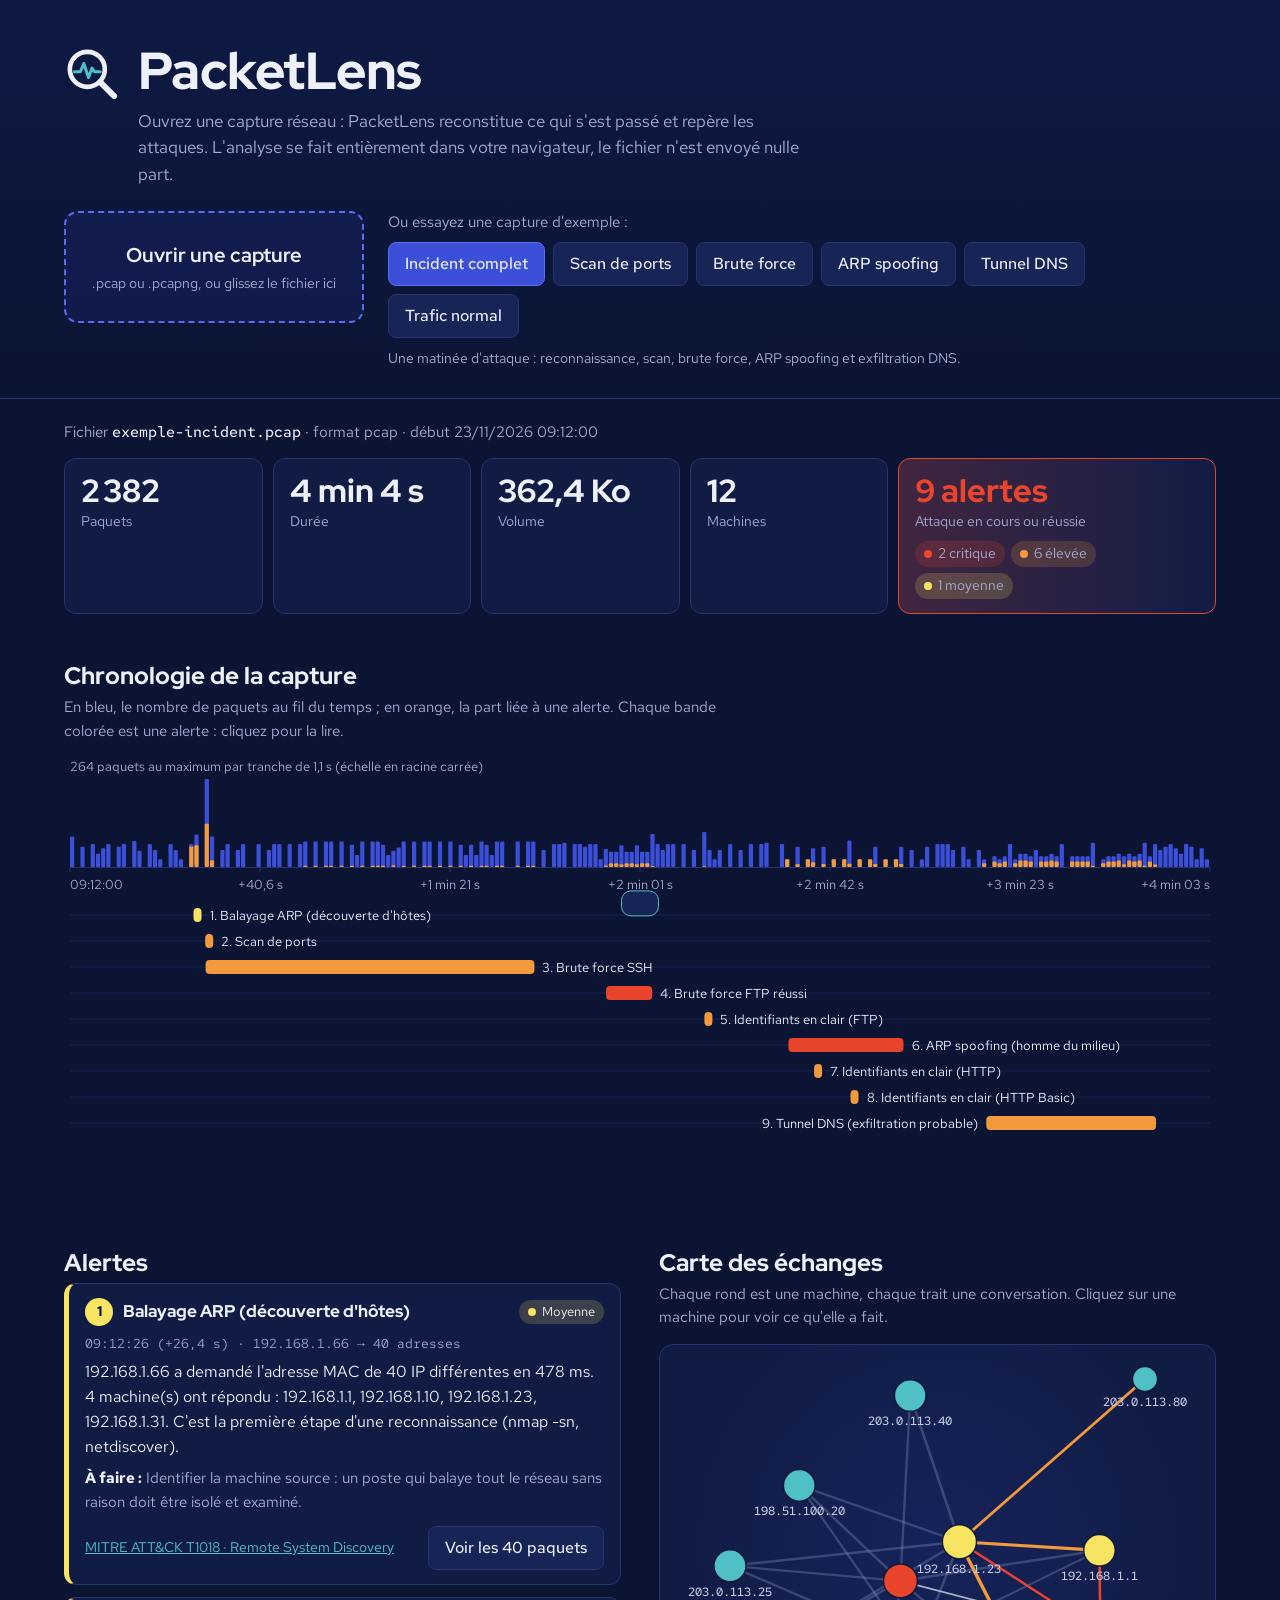
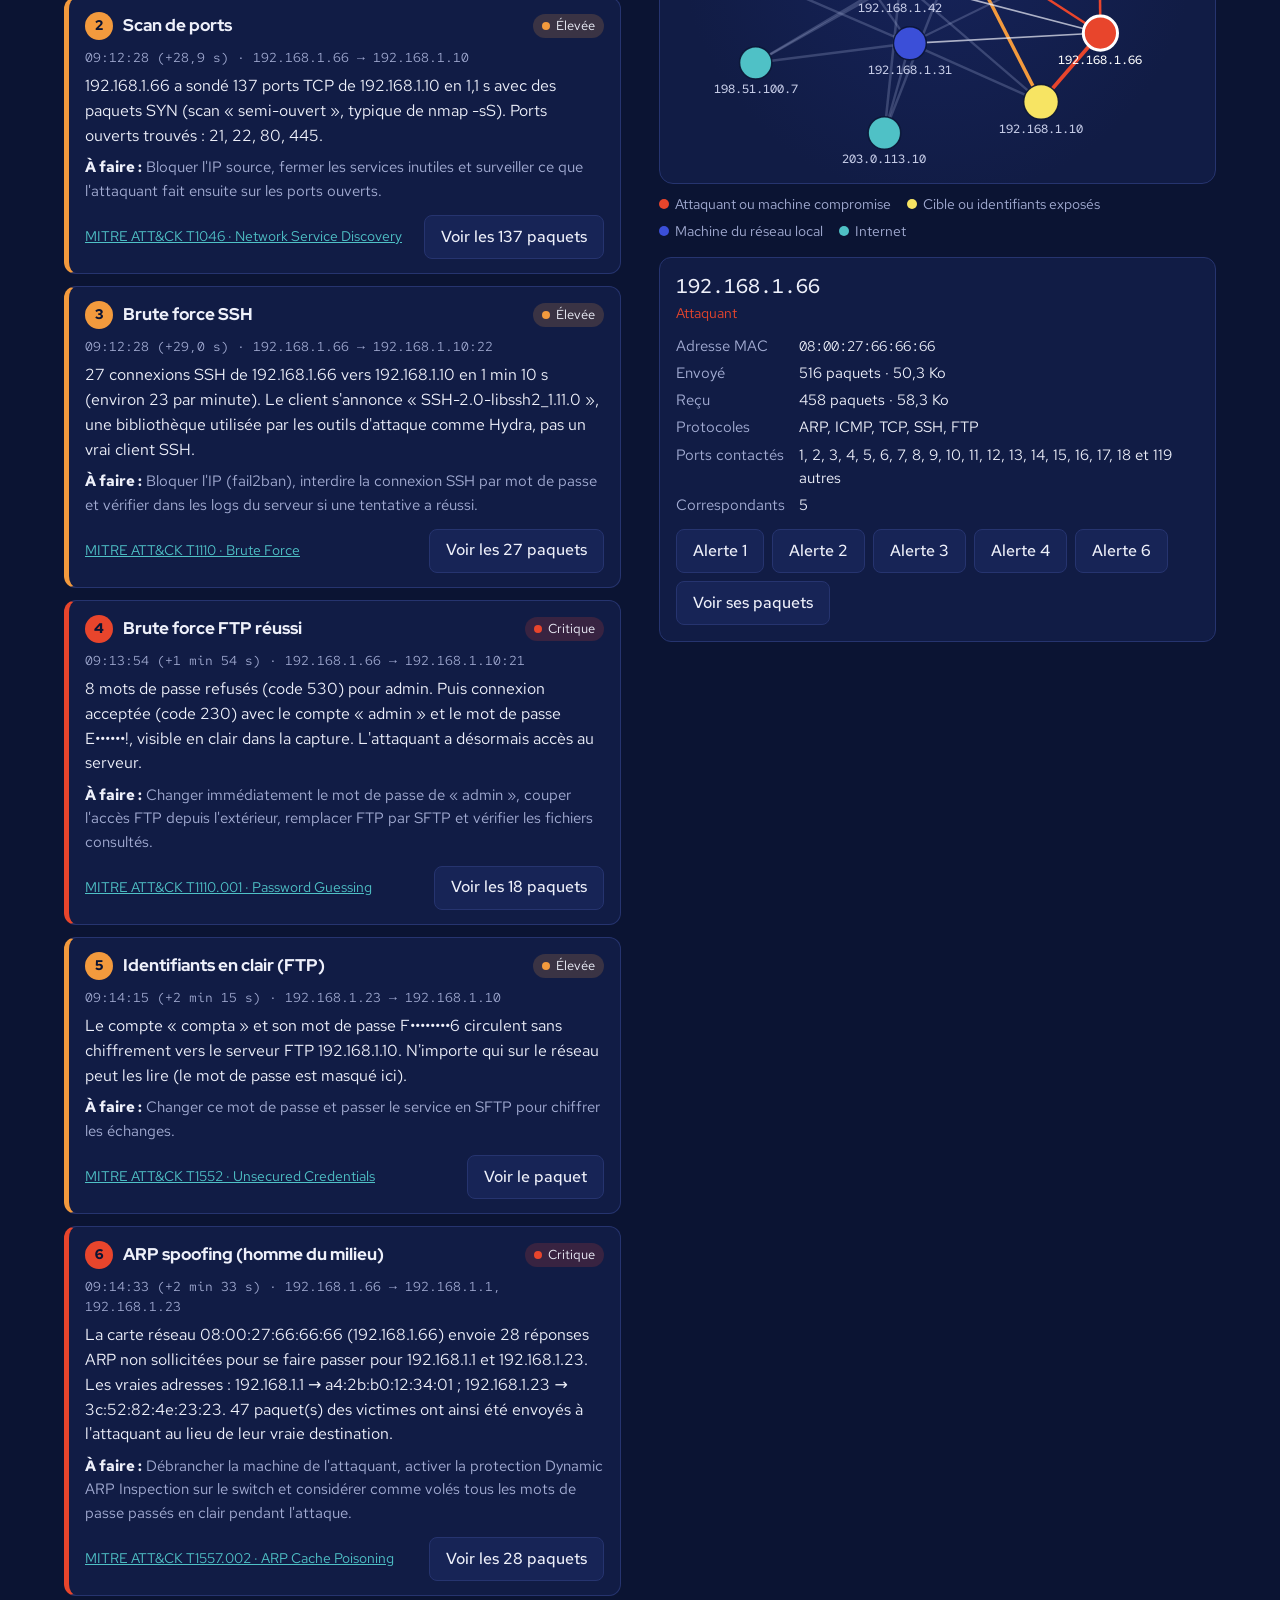
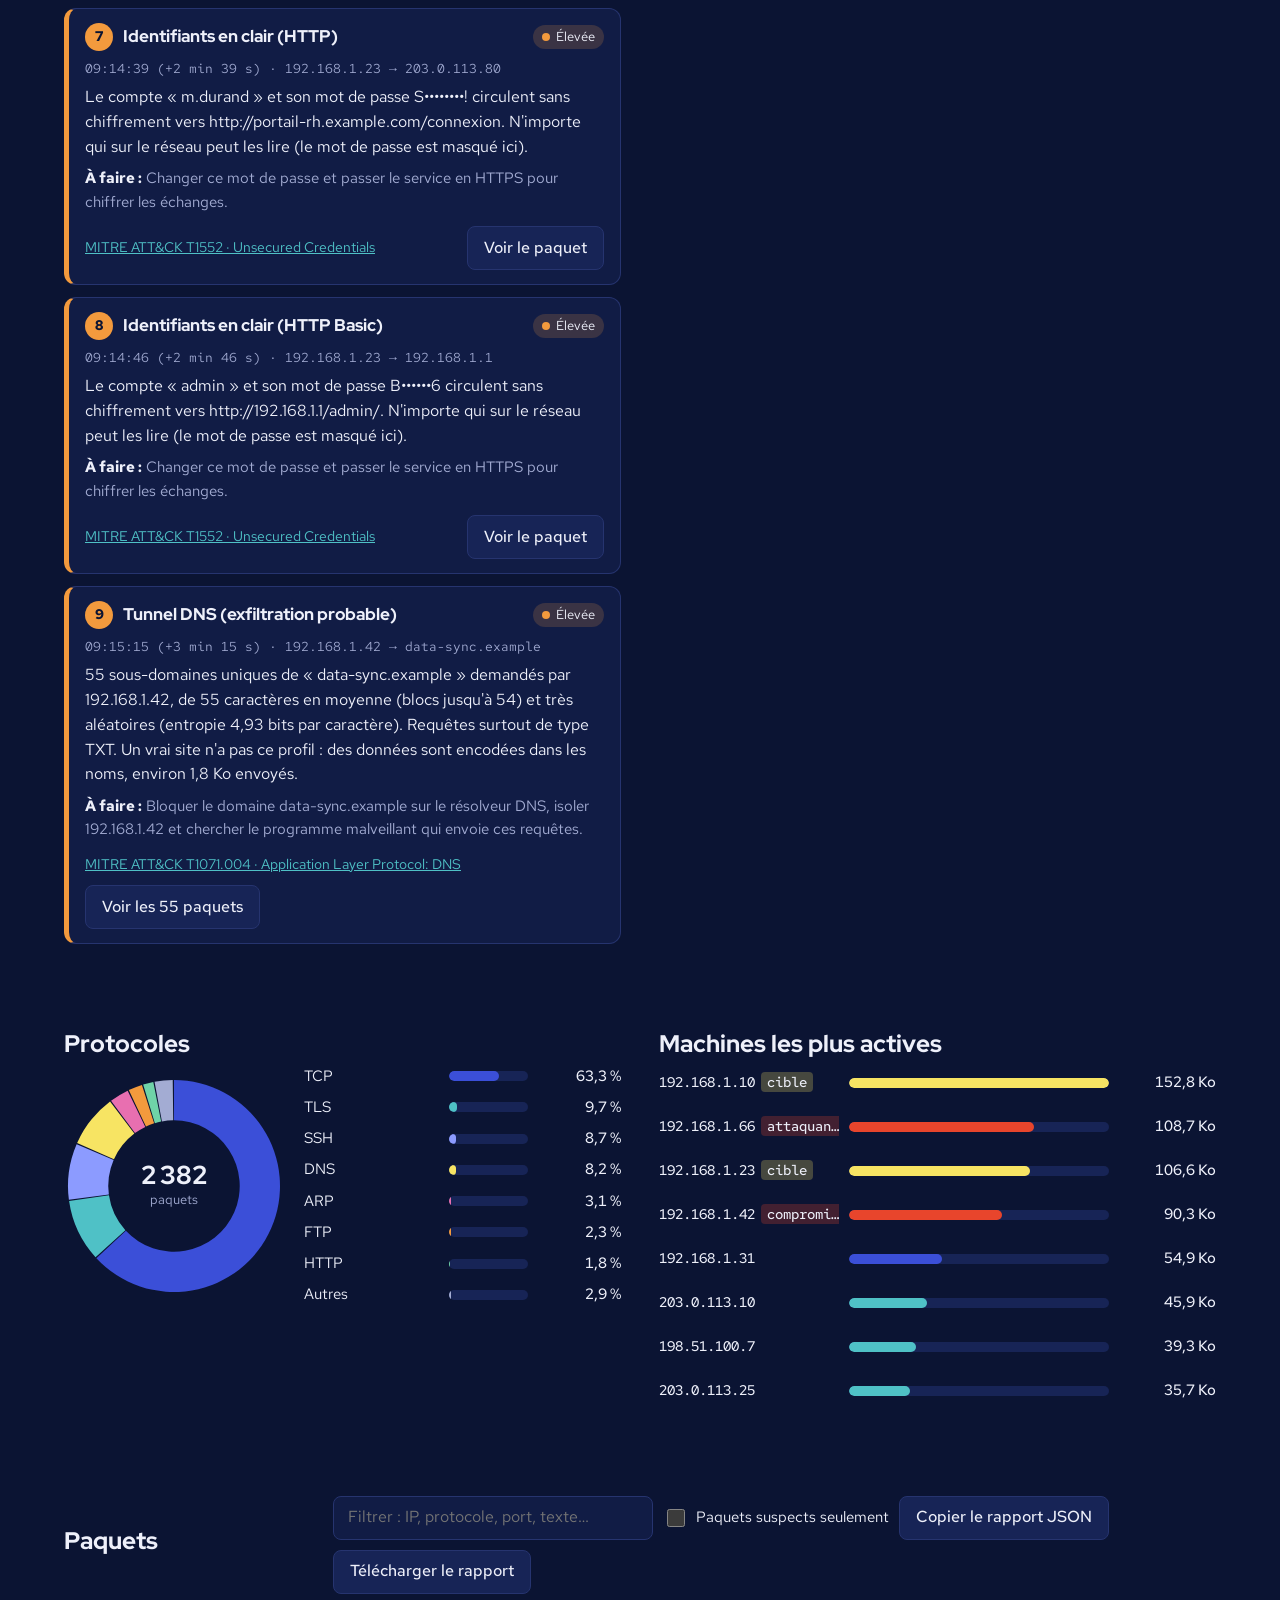
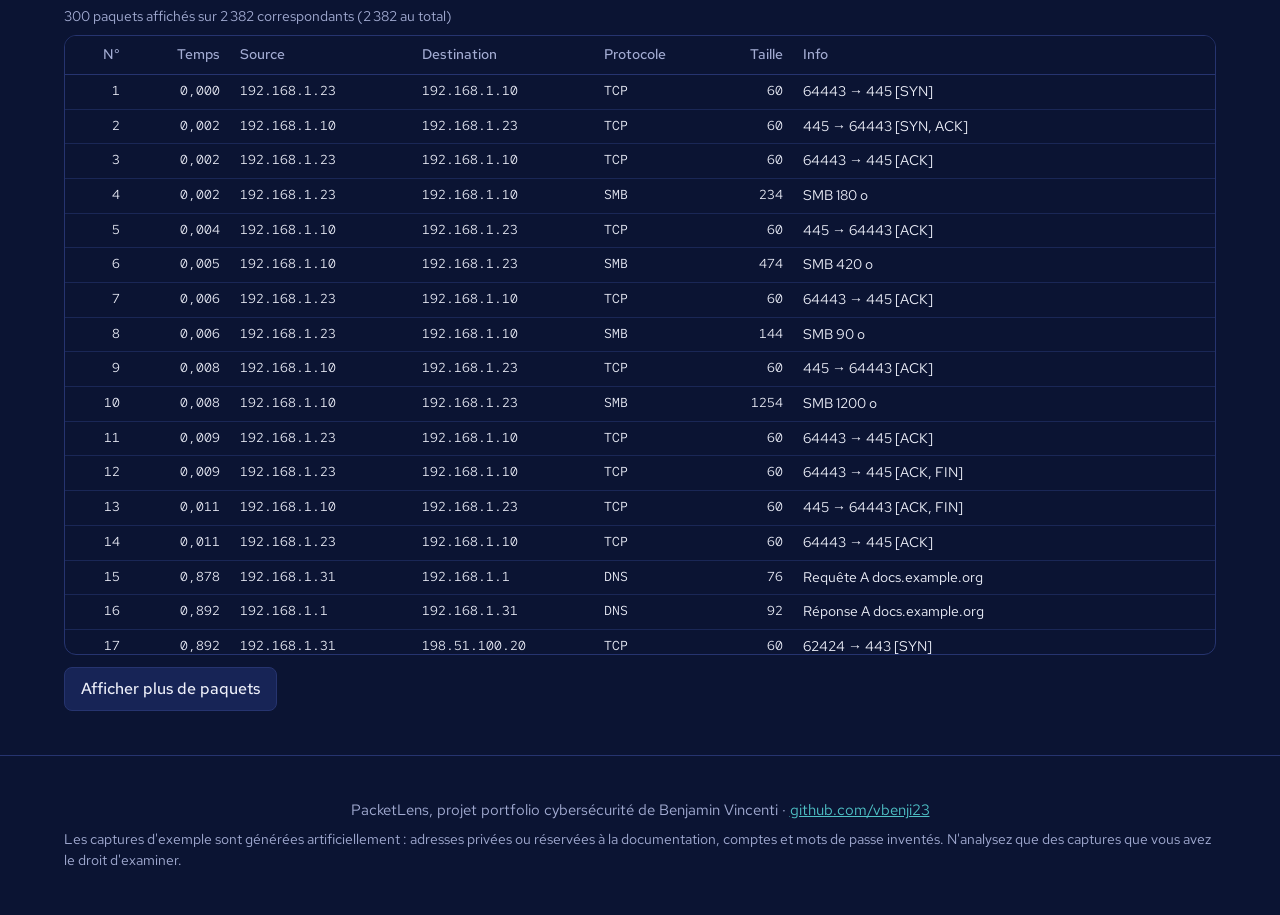
<file: index.html>
<!DOCTYPE html>
<html lang="fr">
<head>
<meta charset="utf-8">
<meta name="viewport" content="width=device-width, initial-scale=1">
<title>PacketLens</title>
<meta name="description" content="Analyseur de captures réseau (PCAP) dans le navigateur : chronologie, carte des échanges et détection d'attaques.">
<link rel="preconnect" href="https://fonts.googleapis.com">
<link rel="preconnect" href="https://fonts.gstatic.com" crossorigin>
<link rel="stylesheet" href="https://fonts.googleapis.com/css2?family=Red+Hat+Display:wght@500;800&family=Red+Hat+Mono:wght@400;500&family=Red+Hat+Text:wght@400;500;700&display=swap">
<style>
/* VOICE: un instrument d'analyste, précis et calme, sans effet
   IDEA: la sonde réseau / l'oscilloscope : la capture se lit comme un signal dans le temps
   PICTURE: la chronologie du trafic avec les bandes d'alertes, puis la carte des machines
   COLOUR and TYPE: fond marine #0b1433, échelle bleu → cyan → jaune → rouge pour la gravité ; Red Hat Display 800, Red Hat Text, Red Hat Mono
   LAYOUT: en-tête compact avec le chargeur, chronologie pleine largeur, alertes | carte, protocoles | machines, table des paquets */
:root{color-scheme:dark;--bg:#0b1433;--panel:#111c45;--panel2:#172456;--line:#26346f;--ink:#eef0fa;--mute:#a3acd3;--blue:#3b4fd8;--blue2:#5a6cf0;--cyan:#4fc1c6;--yel:#f7e463;--org:#f39a3d;--red:#e8452c;
  --mono:"Red Hat Mono",ui-monospace,Menlo,Consolas,monospace;--disp:"Red Hat Display",system-ui,sans-serif}
:root[data-theme=light],:root[data-theme=dark]{color-scheme:dark}
*{box-sizing:border-box;min-width:0}
html{scroll-padding-top:24px;scroll-behavior:smooth}
body{margin:0;background:var(--bg);color:var(--ink);font:16px/1.55 "Red Hat Text",system-ui,sans-serif;overflow-x:clip}
a{color:var(--cyan)}
h1,h2,h3{font-family:var(--disp);margin:0;line-height:1.05;text-wrap:balance}
h1{font-size:clamp(34px,5vw,52px);font-weight:800;letter-spacing:-.01em}
h2{font-size:24px;font-weight:800;margin-bottom:8px}
h3{font-size:17px;font-weight:800;line-height:1.25}
p{margin:0}
.band{padding:clamp(22px,3.4vw,48px) max(5vw,16px)}
.band>*{max-width:1240px;margin-inline:auto}
.fig{position:relative;min-height:220px}
.fig>svg,.fig>canvas{position:absolute;inset:0;width:100%;height:100%}
pre,.scroll{overflow-x:auto}
code{overflow-wrap:anywhere}
.note{color:var(--mute);font-size:15px;max-width:70ch;margin-bottom:14px}
.small{font-size:14px}
button,.drop,input[type=search]{font:inherit;color:inherit}
button{min-height:44px;padding:0 16px;border-radius:8px;border:1px solid var(--line);background:var(--panel2);cursor:pointer;font-weight:500}
button:hover{border-color:var(--blue2)}
button:focus-visible,input:focus-visible,.drop:focus-within{outline:3px solid var(--cyan);outline-offset:2px}

/* En-tête */
.top{background:linear-gradient(180deg,#0e1a44,var(--bg));border-bottom:1px solid var(--line);padding-bottom:28px}
.top{display:grid;gap:24px}
.top>*{width:100%}
.brand{display:flex;gap:18px;align-items:flex-start}
.logo{width:56px;height:56px;flex:none;color:var(--ink);margin-top:2px}
.lede{color:var(--mute);margin-top:10px;max-width:62ch;font-size:17px}
.load{display:grid;grid-template-columns:minmax(0,300px) minmax(0,1fr);gap:24px;align-items:start}
.drop{display:grid;gap:2px;place-content:center;text-align:center;min-height:112px;padding:16px;border:2px dashed var(--blue2);border-radius:14px;background:rgba(59,79,216,.12);cursor:pointer;transition:background .2s}
.drop.over{background:rgba(79,193,198,.2);border-color:var(--cyan)}
.drop input{position:absolute;width:1px;height:1px;opacity:0}
.drop strong{font-family:var(--disp);font-size:20px}
.drop span{color:var(--mute);font-size:14px}
.hint{color:var(--mute);margin-bottom:8px;font-size:15px}
.hint.small{margin:10px 0 0;font-size:14px;min-height:1.5em}
.samples{display:flex;flex-wrap:wrap;gap:8px}
.samples button[aria-pressed=true]{background:var(--blue);border-color:var(--blue2)}

/* Résumé */
.status{padding-block:22px 6px}
.file{color:var(--mute);font-size:15px;margin-bottom:14px;overflow-wrap:anywhere}
.file b{color:var(--ink);font-family:var(--mono);font-weight:500}
.kpis{display:grid;grid-template-columns:repeat(4,minmax(0,1fr)) minmax(0,1.6fr);gap:10px}
.kpi{background:var(--panel);border:1px solid var(--line);border-radius:12px;padding:14px 16px}
.kpi b{display:block;font-family:var(--disp);font-size:clamp(24px,3vw,32px);font-weight:800;line-height:1.1;white-space:nowrap}
.kpi span{color:var(--mute);font-size:14px}
.verdict{border-color:var(--c,var(--line));background:linear-gradient(90deg,color-mix(in srgb,var(--c,var(--panel)) 22%,var(--panel)),var(--panel))}
.verdict b{color:var(--c,var(--ink))}
.sevs{display:flex;flex-wrap:wrap;gap:6px;margin-top:8px}
.pill{display:inline-flex;align-items:center;gap:6px;font-size:13px;padding:2px 9px;border-radius:99px;background:color-mix(in srgb,var(--c) 18%,transparent);color:var(--ink);white-space:nowrap}
.pill::before{content:"";width:8px;height:8px;border-radius:50%;background:var(--c)}

/* Chronologie */
#tl{min-height:200px}
#tlsvg text{font-family:"Red Hat Text",sans-serif}
.lane{cursor:pointer}
.lane:hover rect.bar{filter:brightness(1.2)}

/* Alertes + carte */
.split{display:grid;grid-template-columns:minmax(0,1fr) minmax(0,1fr);gap:clamp(20px,3vw,40px)}
.split>*{width:100%}
.band.split{max-width:none}
.band.split{padding-inline:max(5vw,16px)}
@media(min-width:1340px){.band.split{padding-inline:calc((100vw - 1240px)/2)}}
.alerts{display:grid;gap:12px}
.alert{background:var(--panel);border:1px solid var(--line);border-left:5px solid var(--c);border-radius:12px;padding:14px 16px;transition:box-shadow .3s}
.alert.flash{box-shadow:0 0 0 3px var(--c)}
.alert header{display:flex;gap:10px;align-items:center}
.alert .n{flex:none;width:28px;height:28px;border-radius:50%;display:grid;place-items:center;background:var(--c);color:#0b1433;font-weight:700;font-size:14px}
.alert h3{flex:1}
.alert .pill{flex:none}
.alert .meta{font-family:var(--mono);font-size:13px;color:var(--mute);margin:8px 0 6px;overflow-wrap:anywhere}
.alert .tip{margin-top:8px;font-size:15px;color:var(--mute)}
.alert .tip b{color:var(--ink)}
.alert footer{display:flex;flex-wrap:wrap;gap:10px;align-items:center;justify-content:space-between;margin-top:12px}
.alert footer a{font-size:14px}
.empty{background:var(--panel);border:1px solid var(--line);border-left:5px solid var(--cyan);border-radius:12px;padding:18px}
.empty b{font-family:var(--disp);font-size:20px;display:block;margin-bottom:4px}
.graph{min-height:440px;background:radial-gradient(circle at 50% 45%,#16235a,var(--panel) 70%);border:1px solid var(--line);border-radius:14px;cursor:crosshair}
.legend{list-style:none;padding:0;margin:10px 0 0;display:flex;flex-wrap:wrap;gap:6px 16px;font-size:14px;color:var(--mute)}
.legend i{display:inline-block;width:10px;height:10px;border-radius:50%;background:var(--c);margin-right:6px}
.host{margin-top:14px;background:var(--panel);border:1px solid var(--line);border-radius:12px;padding:16px}
.host h3{font-family:var(--mono);font-weight:500;font-size:20px}
.host .role{color:var(--mute);font-size:14px;margin:4px 0 10px}
.host dl{display:grid;grid-template-columns:max-content minmax(0,1fr);gap:4px 14px;margin:0 0 12px;font-size:15px}
.host dt{color:var(--mute)}
.host dd{margin:0;overflow-wrap:anywhere}
.host dd code{font-family:var(--mono);font-size:14px}
.host .links{display:flex;flex-wrap:wrap;gap:8px}

/* Protocoles + machines */
.donutwrap{display:grid;grid-template-columns:minmax(0,220px) minmax(0,1fr);gap:20px;align-items:center}
.donut{min-height:220px}
.plegend,.talkers{display:grid;gap:8px}
.prow,.trow{display:grid;grid-template-columns:minmax(0,9em) minmax(0,1fr) 5.5em;gap:10px;align-items:center;font-size:15px}
.trow{grid-template-columns:minmax(0,12em) minmax(0,1fr) 6.5em;background:none;border:0;padding:4px 0;min-height:36px;text-align:left;border-radius:6px}
.trow:hover .meter i{filter:brightness(1.25)}
.prow span:first-child,.trow span:first-child{overflow:hidden;text-overflow:ellipsis;white-space:nowrap}
.trow span:first-child{font-family:var(--mono);font-size:14px}
.meter{height:10px;border-radius:5px;background:var(--panel2);overflow:hidden}
.meter i{display:block;height:100%;border-radius:5px;background:var(--c,var(--blue2))}
.prow b,.trow b{font-weight:500;text-align:right;white-space:nowrap;font-variant-numeric:tabular-nums}
.tag{font-size:12px;padding:1px 6px;border-radius:4px;margin-left:6px;background:color-mix(in srgb,var(--c) 25%,transparent);font-family:"Red Hat Text",sans-serif}

/* Paquets */
.head.row{display:flex;flex-wrap:wrap;gap:12px;align-items:center;justify-content:space-between}
.tools{display:flex;flex-wrap:wrap;gap:10px;align-items:center}
input[type=search]{min-height:44px;font-size:16px;padding:0 14px;border-radius:8px;border:1px solid var(--line);background:var(--panel);width:min(320px,100%)}
.chk{display:flex;gap:8px;align-items:center;min-height:44px;font-size:15px;cursor:pointer}
.chk input{width:18px;height:18px;accent-color:var(--cyan)}
.count{color:var(--mute);font-size:14px;margin:12px 0 8px;display:flex;flex-wrap:wrap;gap:8px;align-items:center}
.count button{min-height:32px;padding:0 10px;font-size:14px}
table{width:100%;border-collapse:collapse;font-size:14px}
th{text-align:left;color:var(--mute);font-weight:500;padding:8px 10px;border-bottom:1px solid var(--line);white-space:nowrap;position:sticky;top:0;background:var(--bg)}
td{padding:6px 10px;border-bottom:1px solid rgba(38,52,111,.6);font-family:var(--mono);font-size:13px;vertical-align:top}
td.num,th.num{text-align:right;white-space:nowrap;font-variant-numeric:tabular-nums}
td:nth-child(3),td:nth-child(4),td:nth-child(5){white-space:nowrap}
td:last-child{font-family:"Red Hat Text",sans-serif;font-size:14px;overflow-wrap:anywhere;min-width:18em}
tr.bad td:first-child{box-shadow:inset 4px 0 0 var(--c)}
tr.bad{background:color-mix(in srgb,var(--c) 9%,transparent)}
.scroll{max-height:620px;overflow:auto;border:1px solid var(--line);border-radius:12px}
.more{margin-top:12px}
.foot{border-top:1px solid var(--line);color:var(--mute);font-size:15px;display:grid;gap:6px}
.toast{position:fixed;left:50%;bottom:20px;transform:translate(-50%,140%);background:var(--panel2);border:1px solid var(--cyan);padding:12px 18px;border-radius:10px;max-width:calc(100vw - 32px);transition:transform .3s;z-index:9}
.toast.on{transform:translate(-50%,0)}

@media(max-width:960px){
  .kpis{grid-template-columns:repeat(2,minmax(0,1fr))}
  .verdict{grid-column:1/-1}
  .split{grid-template-columns:minmax(0,1fr)}
}
@media(max-width:600px){
  .load{grid-template-columns:minmax(0,1fr)}
  .brand{gap:12px}.logo{width:42px;height:42px}
  .donutwrap{grid-template-columns:minmax(0,1fr)}
  .donut{min-height:200px;max-width:240px;margin-inline:auto;width:100%}
  .trow{grid-template-columns:minmax(0,1fr) 5.5em}.trow .meter{grid-column:1/-1;grid-row:2}
  .graph{min-height:320px}
  table{font-size:13px}
}
@media(prefers-reduced-motion:reduce){*{transition:none!important;scroll-behavior:auto!important}}
.fatal{background:#5a1a12;color:#fff;font-weight:500}

</style>
<script>window.addEventListener('error',e=>{const d=document.getElementById('fatal');if(d){d.hidden=false;d.textContent='Erreur JavaScript : '+(e.message||'inconnue')+'. Essayez avec un navigateur récent (Chrome, Firefox, Edge).'}});</script>
<script>new MutationObserver(()=>{for(const c of document.querySelectorAll('.stack td:not([data-l])')){let i=0,p=c;while(p=p.previousElementSibling)i+=p.colSpan;c.dataset.l=c.closest('table').rows[0].cells[i]?.textContent||''}}).observe(document,{childList:true,subtree:true})</script>
</head>
<body>
<header class="band top">
  <div class="brand">
    <svg class="logo" viewBox="0 0 48 48" aria-hidden="true">
      <circle cx="20" cy="20" r="15" fill="none" stroke="currentColor" stroke-width="4"/>
      <path d="M31 31l12 12" stroke="currentColor" stroke-width="5" stroke-linecap="round"/>
      <path d="M9 22h5l3-7 4 12 3-8 2 3h5" fill="none" stroke="#4fc1c6" stroke-width="2.6" stroke-linejoin="round" stroke-linecap="round"/>
    </svg>
    <div>
      <h1>PacketLens</h1>
      <p class="lede">Ouvrez une capture réseau : PacketLens reconstitue ce qui s'est passé et repère les attaques. L'analyse se fait entièrement dans votre navigateur, le fichier n'est envoyé nulle part.</p>
    </div>
  </div>
  <div class="load">
    <label class="drop" id="drop" for="file">
      <input type="file" id="file" accept=".pcap,.pcapng,.cap,.dmp">
      <strong>Ouvrir une capture</strong>
      <span>.pcap ou .pcapng, ou glissez le fichier ici</span>
    </label>
    <div>
      <p class="hint">Ou essayez une capture d'exemple :</p>
      <div class="samples" id="samples" role="group" aria-label="Captures d'exemple"></div>
      <p class="hint small" id="sdesc"></p>
    </div>
  </div>
</header>

<main>
  <p id="fatal" class="band fatal" hidden></p>
  <section class="band status" id="status" aria-live="polite"></section>

  <section class="band">
    <div class="head">
      <h2>Chronologie de la capture</h2>
      <p class="note">En bleu, le nombre de paquets au fil du temps ; en orange, la part liée à une alerte. Chaque bande colorée est une alerte : cliquez pour la lire.</p>
    </div>
    <div class="fig" id="tl"><svg id="tlsvg" role="img" aria-label="Chronologie des paquets et des alertes"></svg></div>
  </section>

  <section class="band split">
    <div>
      <h2>Alertes</h2>
      <div id="alerts" class="alerts"></div>
    </div>
    <div>
      <h2>Carte des échanges</h2>
      <p class="note">Chaque rond est une machine, chaque trait une conversation. Cliquez sur une machine pour voir ce qu'elle a fait.</p>
      <div class="fig graph" id="gfig"><canvas id="graph" aria-label="Graphe des machines et de leurs échanges"></canvas></div>
      <ul class="legend">
        <li><i style="--c:var(--red)"></i>Attaquant ou machine compromise</li>
        <li><i style="--c:var(--yel)"></i>Cible ou identifiants exposés</li>
        <li><i style="--c:var(--blue)"></i>Machine du réseau local</li>
        <li><i style="--c:var(--cyan)"></i>Internet</li>
      </ul>
      <div id="host" class="host"></div>
    </div>
  </section>

  <section class="band split">
    <div>
      <h2>Protocoles</h2>
      <div class="donutwrap">
        <div class="fig donut" id="dfig"><svg id="donut" role="img" aria-label="Répartition des protocoles"></svg></div>
        <div id="plegend" class="plegend"></div>
      </div>
    </div>
    <div>
      <h2>Machines les plus actives</h2>
      <div id="talkers" class="talkers"></div>
    </div>
  </section>

  <section class="band" id="packets">
    <div class="head row">
      <h2>Paquets</h2>
      <div class="tools">
        <input type="search" id="q" placeholder="Filtrer : IP, protocole, port, texte…" aria-label="Filtrer les paquets">
        <label class="chk"><input type="checkbox" id="onlyBad"> Paquets suspects seulement</label>
        <button type="button" id="export">Copier le rapport JSON</button>
        <button type="button" id="download" hidden>Télécharger le rapport</button>
      </div>
    </div>
    <p class="count" id="count"></p>
    <div class="scroll">
      <table id="ptable">
        <thead><tr><th class="num">N°</th><th class="num">Temps</th><th>Source</th><th>Destination</th><th>Protocole</th><th class="num">Taille</th><th>Info</th></tr></thead>
        <tbody></tbody>
      </table>
    </div>
    <button type="button" id="more" class="more" hidden>Afficher plus de paquets</button>
  </section>
</main>

<footer class="band foot">
  <p>PacketLens, projet portfolio cybersécurité de Benjamin Vincenti · <a href="https://github.com/vbenji23">github.com/vbenji23</a></p>
  <p class="small">Les captures d'exemple sont générées artificiellement : adresses privées ou réservées à la documentation, comptes et mots de passe inventés. N'analysez que des captures que vous avez le droit d'examiner.</p>
</footer>
<div id="toast" class="toast" role="status" aria-live="polite"></div>

<script>
/* PacketLens — lecture des fichiers PCAP / PCAPNG et décodage des protocoles.
   Tout se fait en JavaScript pur, octet par octet, sans bibliothèque. */
(function (root) {
  'use strict';
  const PL = root.PL = root.PL || {};

  const u16 = (d, o) => ((d[o] << 8) | d[o + 1]) >>> 0;
  const u32 = (d, o) => ((d[o] << 24) | (d[o + 1] << 16) | (d[o + 2] << 8) | d[o + 3]) >>> 0;
  const hex2 = b => b.toString(16).padStart(2, '0');
  const mac = (d, o) => Array.from(d.subarray(o, o + 6), hex2).join(':');
  const ip4 = (d, o) => d[o] + '.' + d[o + 1] + '.' + d[o + 2] + '.' + d[o + 3];
  function ip6(d, o) {
    const p = [];
    for (let i = 0; i < 16; i += 2) p.push(u16(d, o + i).toString(16));
    return p.join(':').replace(/(^|:)0(:0)+(:|$)/, '::').replace(/:{3,}/, '::');
  }
  function txt(u8) {
    let s = '';
    for (let i = 0; i < u8.length; i++) s += String.fromCharCode(u8[i]);
    return s;
  }

  /* ---------- Lecture du conteneur ---------- */
  function readCapture(buf) {
    if (buf instanceof Uint8Array) buf = buf.buffer.slice(buf.byteOffset, buf.byteOffset + buf.byteLength);
    if (buf.byteLength < 24) throw new Error('Fichier trop petit pour être une capture réseau.');
    const dv = new DataView(buf);
    const magic = dv.getUint32(0, false);
    if (magic === 0x0a0d0d0a) return readPcapng(buf, dv);
    let le, nano;
    if (magic === 0xa1b2c3d4) { le = false; nano = false; }
    else if (magic === 0xd4c3b2a1) { le = true; nano = false; }
    else if (magic === 0xa1b23c4d) { le = false; nano = true; }
    else if (magic === 0x4d3cb2a1) { le = true; nano = true; }
    else throw new Error("Format non reconnu : ce fichier n'est ni un .pcap ni un .pcapng.");
    const link = dv.getUint32(20, le);
    const packets = [];
    let off = 24;
    while (off + 16 <= buf.byteLength) {
      const sec = dv.getUint32(off, le), frac = dv.getUint32(off + 4, le);
      const incl = dv.getUint32(off + 8, le), orig = dv.getUint32(off + 12, le);
      off += 16;
      if (off + incl > buf.byteLength) break; // capture tronquée
      packets.push({ ts: sec + frac / (nano ? 1e9 : 1e6), link, len: orig, data: new Uint8Array(buf, off, incl) });
      off += incl;
    }
    return { format: nano ? 'pcap (nanosecondes)' : 'pcap', link, packets };
  }

  function readPcapng(buf, dv) {
    let off = 0, le = true;
    const ifs = [], packets = [];
    while (off + 12 <= buf.byteLength) {
      const type0 = dv.getUint32(off, true);
      if (type0 === 0x0a0d0d0a) { le = dv.getUint32(off + 8, true) === 0x1a2b3c4d; ifs.length = 0; }
      const type = dv.getUint32(off, le);
      const blen = dv.getUint32(off + 4, le);
      if (blen < 12 || off + blen > buf.byteLength) break;
      if (type === 1) { // Interface Description Block
        const link = dv.getUint16(off + 8, le);
        let tsres = 6, o = off + 16;
        const end = off + blen - 4;
        while (o + 4 <= end) {
          const code = dv.getUint16(o, le), l = dv.getUint16(o + 2, le);
          if (code === 0) break;
          if (code === 9 && l >= 1) tsres = dv.getUint8(o + 4);
          o += 4 + ((l + 3) & ~3);
        }
        ifs.push({ link, div: (tsres & 0x80) ? Math.pow(2, tsres & 0x7f) : Math.pow(10, tsres) });
      } else if (type === 6) { // Enhanced Packet Block
        const id = dv.getUint32(off + 8, le);
        const hi = dv.getUint32(off + 12, le), lo = dv.getUint32(off + 16, le);
        const cap = dv.getUint32(off + 20, le), orig = dv.getUint32(off + 24, le);
        const itf = ifs[id] || { link: 1, div: 1e6 };
        packets.push({ ts: (hi * 4294967296 + lo) / itf.div, link: itf.link, len: orig, data: new Uint8Array(buf, off + 28, Math.min(cap, blen - 32)) });
      } else if (type === 3) { // Simple Packet Block
        const orig = dv.getUint32(off + 8, le);
        const itf = ifs[0] || { link: 1 };
        packets.push({ ts: 0, link: itf.link, len: orig, data: new Uint8Array(buf, off + 12, Math.min(orig, blen - 16)) });
      }
      off += blen;
    }
    return { format: 'pcapng', link: ifs[0] ? ifs[0].link : 1, packets };
  }

  /* ---------- Décodage d'un paquet ---------- */
  const QT = { 1: 'A', 2: 'NS', 5: 'CNAME', 12: 'PTR', 15: 'MX', 16: 'TXT', 28: 'AAAA', 33: 'SRV', 65: 'HTTPS', 255: 'ANY' };
  const FLAGS = [[0x02, 'SYN'], [0x10, 'ACK'], [0x01, 'FIN'], [0x04, 'RST'], [0x08, 'PSH'], [0x20, 'URG']];
  const flagStr = f => FLAGS.filter(x => f & x[0]).map(x => x[1]).join(', ');

  function decode(p, i) {
    const d = p.data;
    const r = { i, ts: p.ts, len: p.len, proto: '?', src: '', dst: '', info: '' };
    try {
      let o = 0, et = 0;
      if (p.link === 1) {
        if (d.length < 14) { r.info = 'Trame tronquée'; return r; }
        r.dstMac = mac(d, 0); r.srcMac = mac(d, 6); et = u16(d, 12); o = 14;
        while (et === 0x8100 || et === 0x88a8) { et = u16(d, o + 2); o += 4; } // VLAN
      } else if (p.link === 113) { et = u16(d, 14); o = 16; } // Linux cooked
      else if (p.link === 101 || p.link === 228 || p.link === 229) { et = (d[0] >> 4) === 6 ? 0x86dd : 0x0800; }
      else if (p.link === 0) { et = (d[0] === 2 || d[3] === 2) ? 0x0800 : 0x86dd; o = 4; } // loopback BSD
      else { r.proto = 'Lien ' + p.link; r.info = 'Type de lien non pris en charge'; return r; }
      if (et === 0x0806) return arp(d, o, r);
      if (et === 0x0800) return ipv4(d, o, r);
      if (et === 0x86dd) return ipv6(d, o, r);
      r.proto = 'Ethernet'; r.info = 'EtherType 0x' + et.toString(16).padStart(4, '0');
    } catch (e) { r.info = 'Paquet tronqué ou malformé'; }
    return r;
  }

  function arp(d, o, r) {
    const op = u16(d, o + 6);
    r.proto = 'ARP';
    r.arp = { op, sha: mac(d, o + 8), spa: ip4(d, o + 14), tha: mac(d, o + 18), tpa: ip4(d, o + 24) };
    r.src = r.arp.spa; r.dst = r.arp.tpa;
    r.info = op === 1 ? `Qui a ${r.arp.tpa} ? Répondre à ${r.arp.spa}` : `${r.arp.spa} est à ${r.arp.sha}`;
    return r;
  }

  function ipv4(d, o, r) {
    const ihl = (d[o] & 15) * 4, proto = d[o + 9], tot = u16(d, o + 2);
    r.src = ip4(d, o + 12); r.dst = ip4(d, o + 16); r.ttl = d[o + 8];
    const end = Math.min(d.length, tot ? o + tot : d.length);
    return l4(d, o + ihl, end, proto, r);
  }

  function ipv6(d, o, r) {
    r.src = ip6(d, o + 8); r.dst = ip6(d, o + 24);
    return l4(d, o + 40, Math.min(d.length, o + 40 + u16(d, o + 4)), d[o + 6], r);
  }

  function l4(d, o, end, proto, r) {
    if (proto === 6) {
      r.proto = 'TCP'; r.sport = u16(d, o); r.dport = u16(d, o + 2); r.seq = u32(d, o + 4);
      r.flags = d[o + 13];
      const pay = d.subarray(o + (d[o + 12] >> 4) * 4, end);
      r.plen = pay.length;
      r.info = `${r.sport} → ${r.dport} [${flagStr(r.flags)}]` + (pay.length ? ` ${pay.length} o` : '');
      if (pay.length) app(pay, r);
      return r;
    }
    if (proto === 17) {
      r.proto = 'UDP'; r.sport = u16(d, o); r.dport = u16(d, o + 2);
      const pay = d.subarray(o + 8, end);
      r.plen = pay.length;
      r.info = `${r.sport} → ${r.dport} ${pay.length} o`;
      if (r.sport === 53 || r.dport === 53 || r.sport === 5353 || r.dport === 5353) dns(pay, r);
      return r;
    }
    if (proto === 1 || proto === 58) {
      r.proto = proto === 1 ? 'ICMP' : 'ICMPv6'; r.icmpType = d[o];
      r.info = icmpName(proto, d[o]);
      return r;
    }
    r.proto = 'IP/' + proto;
    return r;
  }

  function icmpName(proto, t) {
    const v4 = { 0: 'Réponse echo (ping)', 3: 'Destination injoignable', 5: 'Redirection', 8: 'Requête echo (ping)', 11: 'TTL expiré' };
    const v6 = { 1: 'Destination injoignable', 128: 'Requête echo (ping)', 129: 'Réponse echo (ping)', 133: 'Sollicitation de routeur', 134: 'Annonce de routeur', 135: 'Sollicitation de voisin', 136: 'Annonce de voisin' };
    return (proto === 1 ? v4 : v6)[t] || 'Type ' + t;
  }

  function readName(p, o) {
    const parts = [];
    let next = -1, guard = 0;
    while (o < p.length && guard++ < 128) {
      const l = p[o];
      if (l === 0) { o++; break; }
      if ((l & 0xc0) === 0xc0) { if (next < 0) next = o + 2; o = ((l & 0x3f) << 8) | p[o + 1]; continue; }
      parts.push(txt(p.subarray(o + 1, o + 1 + l)));
      o += 1 + l;
    }
    return { name: parts.join('.'), next: next < 0 ? o : next };
  }

  function dns(p, r) {
    if (p.length < 17) return;
    const flags = u16(p, 2);
    const nm = readName(p, 12);
    if (!nm.name) return;
    const qt = u16(p, nm.next);
    r.proto = 'DNS';
    r.dns = { id: u16(p, 0), resp: !!(flags & 0x8000), name: nm.name, qtype: qt, rcode: flags & 15, an: u16(p, 6) };
    r.info = (r.dns.resp ? 'Réponse ' : 'Requête ') + (QT[qt] || qt) + ' ' + nm.name + (r.dns.resp && r.dns.rcode === 3 ? ' (NXDOMAIN)' : '');
  }

  function headers(s) {
    const h = {};
    const lines = s.split(/\r?\n/);
    for (let k = 1; k < lines.length && lines[k]; k++) {
      const c = lines[k].indexOf(':');
      if (c > 0) h[lines[k].slice(0, c).trim().toLowerCase()] = lines[k].slice(c + 1).trim();
    }
    return h;
  }

  function findSni(p) {
    try {
      let o = 5 + 4 + 2 + 32;
      o += 1 + p[o];
      o += 2 + u16(p, o);
      o += 1 + p[o];
      const end = Math.min(p.length, o + 2 + u16(p, o));
      o += 2;
      while (o + 4 <= end) {
        const t = u16(p, o), l = u16(p, o + 2);
        if (t === 0) return txt(p.subarray(o + 9, o + 9 + u16(p, o + 7)));
        o += 4 + l;
      }
    } catch (e) { /* pas de SNI */ }
    return '';
  }

  function app(pay, r) {
    const s = txt(pay.subarray(0, Math.min(pay.length, 4096)));
    const has = port => r.sport === port || r.dport === port;
    if (/^(GET|POST|PUT|DELETE|HEAD|OPTIONS|PATCH) \S+ HTTP\/1\.[01]\r?\n/.test(s)) {
      const line = s.split(/\r?\n/)[0], parts = line.split(' ');
      const sep = s.search(/\r?\n\r?\n/);
      r.proto = 'HTTP';
      r.http = { req: true, method: parts[0], path: parts[1], headers: headers(s), body: sep >= 0 ? s.slice(sep).replace(/^\r?\n\r?\n/, '') : '' };
      r.http.host = r.http.headers.host || r.dst;
      r.info = line;
      return;
    }
    if (/^HTTP\/1\.[01] \d{3}/.test(s)) {
      r.proto = 'HTTP'; r.http = { req: false, status: +s.slice(9, 12) };
      r.info = s.split(/\r?\n/)[0];
      return;
    }
    if (has(21)) {
      r.proto = 'FTP'; r.ftp = s.trim();
      r.info = r.ftp.split(/\r?\n/)[0].replace(/^PASS .*/i, 'PASS ••••••');
      return;
    }
    if (has(22)) {
      r.proto = 'SSH';
      if (s.startsWith('SSH-')) { r.ssh = s.trim(); r.info = 'Bannière ' + r.ssh; }
      else r.info = `Données chiffrées ${pay.length} o`;
      return;
    }
    if (has(443) || has(8443)) {
      r.proto = 'TLS';
      if (pay[0] === 22 && pay[5] === 1) {
        const sni = findSni(pay);
        r.tls = { sni };
        r.info = 'Client Hello' + (sni ? ' · ' + sni : '');
      } else r.info = `Données chiffrées ${pay.length} o`;
      return;
    }
    if (has(23)) { r.proto = 'Telnet'; r.info = `Telnet ${pay.length} o (en clair)`; return; }
    if (has(445) || has(139)) { r.proto = 'SMB'; r.info = `SMB ${pay.length} o`; }
  }

  Object.assign(PL, { readCapture, decode, txt, QT });
})(typeof window !== 'undefined' ? window : globalThis);

</script>
<script>
/* PacketLens — statistiques et règles de détection.
   Chaque règle lit la liste des paquets décodés et produit des alertes. */
(function (root) {
  'use strict';
  const PL = root.PL = root.PL || {};

  const RANK = { none: 0, info: 1, moy: 2, haute: 3, crit: 4 };
  const AUTH = { 21: 'FTP', 22: 'SSH', 23: 'Telnet', 110: 'POP3', 143: 'IMAP', 1433: 'MSSQL', 3306: 'MySQL', 3389: 'RDP', 5432: 'PostgreSQL', 5900: 'VNC' };
  const isPrivate = ip => /^(10\.|192\.168\.|172\.(1[6-9]|2\d|3[01])\.|127\.|169\.254\.|fe80:|fc|fd)/i.test(ip);

  function fmtDur(s) {
    if (s < 1) return Math.round(s * 1000) + ' ms';
    if (s < 60) return s.toFixed(1).replace('.', ',') + ' s';
    const m = Math.floor(s / 60), r = Math.round(s % 60);
    return m + ' min' + (r ? ' ' + r + ' s' : '');
  }
  function mask(p) {
    if (!p) return '(vide)';
    if (p.length <= 2) return '••';
    return p[0] + '•'.repeat(Math.min(8, p.length - 2)) + p[p.length - 1];
  }
  function b64(s) {
    try { return typeof atob === 'function' ? atob(s) : Buffer.from(s, 'base64').toString('latin1'); } catch (e) { return ''; }
  }
  function urlDec(s) {
    try { return decodeURIComponent(s.replace(/\+/g, ' ')); } catch (e) { return s; }
  }
  function entropy(str) {
    if (!str) return 0;
    const f = {};
    for (const c of str) f[c] = (f[c] || 0) + 1;
    let e = 0;
    for (const k in f) { const p = f[k] / str.length; e -= p * Math.log2(p); }
    return e;
  }
  const push = (m, k, mk) => { let v = m.get(k); if (!v) { v = mk(); m.set(k, v); } return v; };

  function analyze(cap) {
    const pk = cap.packets.map(PL.decode);
    let t0 = Infinity, t1 = -Infinity, bytes = 0;
    for (const r of pk) { if (r.ts < t0) t0 = r.ts; if (r.ts > t1) t1 = r.ts; bytes += r.len; }
    if (!pk.length) t0 = t1 = 0;

    /* ---------- Statistiques ---------- */
    const protos = new Map(), hosts = new Map(), edges = new Map(), macToIp = new Map();
    const H = ip => push(hosts, ip, () => ({ ip, macs: new Set(), out: 0, inn: 0, bout: 0, bin: 0, protos: new Set(), ports: new Set(), peers: new Set(), role: '', alerts: [], local: isPrivate(ip) }));
    for (const r of pk) {
      protos.set(r.proto, (protos.get(r.proto) || 0) + 1);
      if (!r.src || !r.dst) continue;
      if (r.arp && r.arp.op === 1) { H(r.src).macs.add(r.arp.sha); continue; } // une simple question ARP ne crée pas de conversation
      const a = H(r.src), b = H(r.dst);
      a.out++; a.bout += r.len; b.inn++; b.bin += r.len;
      a.protos.add(r.proto); b.protos.add(r.proto);
      a.peers.add(r.dst); b.peers.add(r.src);
      if (r.arp) a.macs.add(r.arp.sha);
      else if (r.srcMac && a.local) { a.macs.add(r.srcMac); push(macToIp, r.srcMac, () => new Set()).add(r.src); }
      if (r.flags !== undefined && (r.flags & 0x12) === 0x02) a.ports.add(r.dport);
      else if (r.proto === 'UDP' || r.proto === 'DNS') { if (r.dport < r.sport) a.ports.add(r.dport); }
      const k = r.src < r.dst ? r.src + '|' + r.dst : r.dst + '|' + r.src;
      const e = push(edges, k, () => ({ a: r.src < r.dst ? r.src : r.dst, b: r.src < r.dst ? r.dst : r.src, bytes: 0, pkts: 0, protos: new Set() }));
      e.bytes += r.len; e.pkts++; e.protos.add(r.proto);
    }

    const alerts = [];
    const add = a => alerts.push(Object.assign({ te: a.ts, srcRole: 'attaquant', dstRole: 'cible' }, a));

    /* ---------- 1. Scan de ports TCP ---------- */
    const syns = new Map(), open = new Map();
    for (const r of pk) {
      if (r.flags === undefined) continue;
      if ((r.flags & 0x12) === 0x02) {
        const s = push(syns, r.src + '>' + r.dst, () => ({ src: r.src, dst: r.dst, ports: new Set(), t1: r.ts, t2: r.ts, idx: [] }));
        if (!s.ports.has(r.dport)) { s.ports.add(r.dport); s.t2 = r.ts; s.idx.push(r.i); }
      } else if ((r.flags & 0x12) === 0x12) push(open, r.dst + '>' + r.src, () => new Set()).add(r.sport);
    }
    for (const s of syns.values()) {
      if (s.ports.size < 20 || s.t2 - s.t1 > 600) continue;
      const op = [...(open.get(s.src + '>' + s.dst) || [])].sort((x, y) => x - y);
      add({
        sev: 'haute', type: 'scan', title: 'Scan de ports', src: s.src, dst: s.dst, ts: s.t1, te: s.t2, idx: s.idx,
        detail: `${s.src} a sondé ${s.ports.size} ports TCP de ${s.dst} en ${fmtDur(s.t2 - s.t1)} avec des paquets SYN (scan « semi-ouvert », typique de nmap -sS). Ports ouverts trouvés : ${op.length ? op.join(', ') : 'aucun'}.`,
        mitre: ['T1046', 'Network Service Discovery'],
        conseil: "Bloquer l'IP source, fermer les services inutiles et surveiller ce que l'attaquant fait ensuite sur les ports ouverts."
      });
    }

    /* ---------- 2. Balayage ARP et ping sweep (découverte d'hôtes) ---------- */
    const arpReq = new Map(), pings = new Map();
    for (const r of pk) {
      if (r.arp && r.arp.op === 1 && r.arp.spa !== r.arp.tpa) {
        const s = push(arpReq, r.arp.spa, () => ({ dst: new Set(), t1: r.ts, t2: r.ts, idx: [] }));
        if (!s.dst.has(r.arp.tpa)) { s.dst.add(r.arp.tpa); s.t2 = r.ts; s.idx.push(r.i); }
      }
      if ((r.proto === 'ICMP' && r.icmpType === 8) || (r.proto === 'ICMPv6' && r.icmpType === 128)) {
        const s = push(pings, r.src, () => ({ dst: new Set(), t1: r.ts, t2: r.ts, idx: [] }));
        if (!s.dst.has(r.dst)) { s.dst.add(r.dst); s.t2 = r.ts; s.idx.push(r.i); }
      }
    }
    const answered = new Set(pk.filter(r => r.arp && r.arp.op === 2).map(r => r.arp.spa + '>' + r.arp.tpa));
    for (const [src, s] of arpReq) {
      if (s.dst.size < 20 || s.t2 - s.t1 > 120) continue;
      const live = [...s.dst].filter(ip => answered.has(ip + '>' + src));
      add({
        sev: 'moy', type: 'arpsweep', title: "Balayage ARP (découverte d'hôtes)", src, dst: s.dst.size + ' adresses', ts: s.t1, te: s.t2, idx: s.idx,
        detail: `${src} a demandé l'adresse MAC de ${s.dst.size} IP différentes en ${fmtDur(s.t2 - s.t1)}. ${live.length} machine(s) ont répondu : ${live.join(', ') || 'aucune'}. C'est la première étape d'une reconnaissance (nmap -sn, netdiscover).`,
        mitre: ['T1018', 'Remote System Discovery'],
        conseil: 'Identifier la machine source : un poste qui balaye tout le réseau sans raison doit être isolé et examiné.'
      });
    }
    for (const [src, s] of pings) {
      if (s.dst.size < 10 || s.t2 - s.t1 > 300) continue;
      add({
        sev: 'moy', type: 'pingsweep', title: 'Ping sweep', src, dst: s.dst.size + ' adresses', ts: s.t1, te: s.t2, idx: s.idx,
        detail: `${src} a envoyé des pings à ${s.dst.size} machines différentes en ${fmtDur(s.t2 - s.t1)} pour savoir lesquelles sont allumées.`,
        mitre: ['T1018', 'Remote System Discovery'],
        conseil: 'Vérifier si cette machine a une raison légitime de superviser le réseau, sinon la considérer comme suspecte.'
      });
    }

    /* ---------- 3. Brute force (connexions répétées vers un service d'authentification) ---------- */
    const tries = new Map(), banners = new Map();
    for (const r of pk) {
      if (r.ssh && r.dport === 22) banners.set(r.src, r.ssh);
      if (r.flags === undefined || (r.flags & 0x12) !== 0x02 || !AUTH[r.dport]) continue;
      const t = push(tries, r.src + '>' + r.dst + ':' + r.dport, () => ({ src: r.src, dst: r.dst, port: r.dport, ts: [], idx: [] }));
      t.ts.push(r.ts); t.idx.push(r.i);
    }
    for (const t of tries.values()) {
      const n = t.ts.length, span = t.ts[n - 1] - t.ts[0];
      if (n < 10 || span > 900) continue;
      const svc = AUTH[t.port], ban = banners.get(t.src);
      const tool = ban && /libssh|paramiko|go|hydra|medusa|ncrack/i.test(ban) ? ` Le client s'annonce « ${ban} », une bibliothèque utilisée par les outils d'attaque comme Hydra, pas un vrai client SSH.` : '';
      add({
        sev: 'haute', type: 'brute', title: `Brute force ${svc}`, src: t.src, dst: t.dst + ':' + t.port, ts: t.ts[0], te: t.ts[n - 1], idx: t.idx,
        detail: `${n} connexions ${svc} de ${t.src} vers ${t.dst} en ${fmtDur(span)} (environ ${Math.round(n / Math.max(span / 60, 1 / 60))} par minute).${tool}`,
        mitre: ['T1110', 'Brute Force'],
        conseil: `Bloquer l'IP (fail2ban), interdire la connexion ${svc} par mot de passe et vérifier dans les logs du serveur si une tentative a réussi.`
      });
    }

    /* ---------- 4. FTP : échecs répétés et identifiants en clair ---------- */
    const ftpUser = new Map(), ftpPending = new Map(), ftpStats = new Map(), ftpOk = [];
    for (const r of pk) {
      if (r.proto !== 'FTP') continue;
      if (r.dport === 21) {
        const flow = r.src + ':' + r.sport + '>' + r.dst;
        let m;
        if ((m = /^USER (.+)/i.exec(r.ftp))) ftpUser.set(flow, m[1].trim());
        else if ((m = /^PASS (.*)/i.exec(r.ftp))) ftpPending.set(flow, { user: ftpUser.get(flow) || '?', pass: m[1].trim(), i: r.i, ts: r.ts });
      } else if (r.sport === 21) {
        const flow = r.dst + ':' + r.dport + '>' + r.src;
        const p = ftpPending.get(flow);
        if (!p) continue;
        const code = parseInt(r.ftp.slice(0, 3), 10);
        const st = push(ftpStats, r.dst + '>' + r.src, () => ({ src: r.dst, dst: r.src, fail: 0, users: new Set(), idx: [], t1: p.ts, t2: r.ts, ok: null }));
        if (code === 530) { st.fail++; st.users.add(p.user); st.idx.push(p.i, r.i); st.t2 = r.ts; }
        else if (code === 230) { const ok = Object.assign({ src: r.dst, dst: r.src, ri: r.i }, p); if (st.fail) { st.ok = ok; st.idx.push(p.i, r.i); st.t2 = r.ts; } ftpOk.push(ok); }
        ftpPending.delete(flow);
      }
    }
    const bruteFtp = new Set();
    for (const st of ftpStats.values()) {
      if (st.fail < 5) continue;
      bruteFtp.add(st.src + '>' + st.dst);
      add({
        sev: st.ok ? 'crit' : 'haute', type: 'brute', title: st.ok ? 'Brute force FTP réussi' : 'Brute force FTP', src: st.src, dst: st.dst + ':21', ts: st.t1, te: st.t2, idx: st.idx,
        detail: `${st.fail} mots de passe refusés (code 530) pour ${[...st.users].join(', ')}.` + (st.ok ? ` Puis connexion acceptée (code 230) avec le compte « ${st.ok.user} » et le mot de passe ${mask(st.ok.pass)}, visible en clair dans la capture. L'attaquant a désormais accès au serveur.` : ' Aucune tentative réussie dans la capture.'),
        mitre: ['T1110.001', 'Password Guessing'],
        conseil: st.ok ? `Changer immédiatement le mot de passe de « ${st.ok.user} », couper l'accès FTP depuis l'extérieur, remplacer FTP par SFTP et vérifier les fichiers consultés.` : "Bloquer l'IP source et remplacer FTP par SFTP."
      });
    }

    /* ---------- 5. Identifiants en clair (HTTP, FTP) ---------- */
    const seen = new Set();
    const cred = (r, proto, user, pass, where) => {
      const k = r.src + '>' + r.dst + '|' + user + '|' + pass;
      if (seen.has(k)) return;
      seen.add(k);
      add({
        sev: 'haute', type: 'creds', title: `Identifiants en clair (${proto})`, src: r.src, dst: r.dst, ts: r.ts, idx: [r.i], srcRole: 'exposé', dstRole: '',
        detail: `Le compte « ${user || '?'} » et son mot de passe ${mask(pass)} circulent sans chiffrement vers ${where}. N'importe qui sur le réseau peut les lire (le mot de passe est masqué ici).`,
        mitre: ['T1552', 'Unsecured Credentials'],
        conseil: `Changer ce mot de passe et passer le service en ${proto === 'FTP' ? 'SFTP' : 'HTTPS'} pour chiffrer les échanges.`
      });
    };
    const PASS_RE = /(?:^|[?&])(pass|password|passwd|pwd|mdp|mot_?de_?passe|motdepasse)=([^&\s]*)/i;
    const USER_RE = /(?:^|[?&])(user|username|login|email|identifiant|utilisateur|uname)=([^&\s]*)/i;
    for (const r of pk) {
      if (!r.http || !r.http.req) continue;
      const where = 'http://' + r.http.host + r.http.path.split('?')[0];
      const auth = r.http.headers.authorization;
      if (auth && /^basic\s+/i.test(auth)) {
        const dec = b64(auth.replace(/^basic\s+/i, '').trim()), c = dec.indexOf(':');
        if (c >= 0) cred(r, 'HTTP Basic', dec.slice(0, c), dec.slice(c + 1), where);
      }
      for (const blob of [r.http.body, (r.http.path.split('?')[1] || '')]) {
        const pm = PASS_RE.exec(blob);
        if (pm) { const um = USER_RE.exec(blob); cred(r, 'HTTP', um ? urlDec(um[2]) : '', urlDec(pm[2]), where); }
      }
    }
    for (const ok of ftpOk) {
      if (bruteFtp.has(ok.src + '>' + ok.dst)) continue;
      cred({ src: ok.src, dst: ok.dst, ts: ok.ts, i: ok.i }, 'FTP', ok.user, ok.pass, 'le serveur FTP ' + ok.dst);
    }

    /* ---------- 6. ARP spoofing ---------- */
    const ipMacs = new Map(), macIps = new Map(), replies = new Map();
    for (const r of pk) {
      if (!r.arp || r.arp.spa === '0.0.0.0') continue;
      const m = push(ipMacs, r.arp.spa, () => new Map());
      const e = push(m, r.arp.sha, () => ({ n: 0, t1: r.ts, t2: r.ts, idx: [] }));
      e.n++; e.t2 = r.ts; e.idx.push(r.i);
      push(macIps, r.arp.sha, () => new Set()).add(r.arp.spa);
      if (r.arp.op === 2) replies.set(r.arp.sha, (replies.get(r.arp.sha) || 0) + 1);
    }
    const spoof = new Map();
    for (const [ip, m] of ipMacs) {
      if (m.size < 2) continue;
      const macs = [...m.keys()];
      const score = x => (macIps.get(x).size > 1 ? 1000 : 0) + (replies.get(x) || 0) * 10 + m.get(x).t1 / 1e9;
      const sus = macs.sort((x, y) => score(y) - score(x))[0];
      const s = push(spoof, sus, () => ({ ips: [], legit: [], t1: Infinity, t2: 0, idx: [] }));
      const e = m.get(sus);
      s.ips.push(ip); s.legit.push(...macs.filter(x => x !== sus).map(x => ip + ' → ' + x));
      s.t1 = Math.min(s.t1, e.t1); s.t2 = Math.max(s.t2, e.t2); s.idx.push(...e.idx);
    }
    for (const [sus, s] of spoof) {
      const own = [...(macToIp.get(sus) || [])].filter(ip => !s.ips.includes(ip));
      const who = own[0] || sus;
      const stolen = pk.filter(r => !r.arp && r.dstMac === sus && r.src && r.dst !== who && !own.includes(r.dst)).length;
      add({
        sev: 'crit', type: 'arpspoof', title: 'ARP spoofing (homme du milieu)', src: who, dst: s.ips.join(', '), ts: s.t1, te: s.t2, idx: s.idx.sort((x, y) => x - y),
        detail: `La carte réseau ${sus}${own[0] ? ' (' + own[0] + ')' : ''} envoie ${replies.get(sus) || 0} réponses ARP non sollicitées pour se faire passer pour ${s.ips.join(' et ')}. Les vraies adresses : ${s.legit.join(' ; ')}. ${stolen} paquet(s) des victimes ont ainsi été envoyés à l'attaquant au lieu de leur vraie destination.`,
        mitre: ['T1557.002', 'ARP Cache Poisoning'],
        conseil: "Débrancher la machine de l'attaquant, activer la protection Dynamic ARP Inspection sur le switch et considérer comme volés tous les mots de passe passés en clair pendant l'attaque."
      });
    }

    /* ---------- 7. Tunnel DNS (exfiltration cachée dans des requêtes DNS) ---------- */
    const dz = new Map();
    for (const r of pk) {
      if (!r.dns || r.dns.resp) continue;
      const labels = r.dns.name.toLowerCase().split('.').filter(Boolean);
      if (labels.length < 3 || /\.arpa$/.test(r.dns.name)) continue;
      const base = labels.slice(-2).join('.'), sub = labels.slice(0, -2);
      const z = push(dz, base, () => ({ names: new Set(), n: 0, len: 0, max: 0, chars: '', qt: new Map(), src: new Set(), t1: r.ts, t2: r.ts, idx: [] }));
      z.n++; z.t2 = r.ts; z.idx.push(r.i); z.src.add(r.src);
      if (!z.names.has(r.dns.name)) {
        z.names.add(r.dns.name);
        const j = sub.join('');
        z.len += j.length; z.max = Math.max(z.max, ...sub.map(l => l.length));
        if (z.chars.length < 20000) z.chars += j;
      }
      z.qt.set(r.dns.qtype, (z.qt.get(r.dns.qtype) || 0) + 1);
    }
    for (const [base, z] of dz) {
      const u = z.names.size, avg = u ? z.len / u : 0, ent = entropy(z.chars);
      if (!((u >= 15 && (avg >= 25 || z.max >= 40) && ent >= 3.5) || u >= 150)) continue;
      const qt = [...z.qt].sort((a, b) => b[1] - a[1])[0][0];
      const src = [...z.src];
      add({
        sev: 'haute', type: 'dnstunnel', title: 'Tunnel DNS (exfiltration probable)', src: src.join(', '), dst: base, ts: z.t1, te: z.t2, idx: z.idx, srcRole: 'compromis', dstRole: '',
        detail: `${u} sous-domaines uniques de « ${base} » demandés par ${src.join(', ')}, de ${Math.round(avg)} caractères en moyenne (blocs jusqu'à ${z.max}) et très aléatoires (entropie ${ent.toFixed(2).replace('.', ',')} bits par caractère). Requêtes surtout de type ${PL.QT[qt] || qt}. Un vrai site n'a pas ce profil : des données sont encodées dans les noms, environ ${(z.len * 5 / 8 / 1024).toFixed(1).replace('.', ',')} Ko envoyés.`,
        mitre: ['T1071.004', 'Application Layer Protocol: DNS'],
        conseil: `Bloquer le domaine ${base} sur le résolveur DNS, isoler ${src[0]} et chercher le programme malveillant qui envoie ces requêtes.`
      });
    }

    /* ---------- Synthèse ---------- */
    alerts.sort((a, b) => a.ts - b.ts);
    const bad = new Map();
    const ROLE = { attaquant: 4, compromis: 3, cible: 2, 'exposé': 1, '': 0 };
    alerts.forEach((a, k) => {
      a.n = k + 1;
      for (const i of a.idx) if (!bad.has(i) || RANK[bad.get(i)] < RANK[a.sev]) bad.set(i, a.sev);
      const pairs = [[a.src, a.srcRole]].concat(String(a.dst).split(', ').map(d => [d.split(':')[0], a.dstRole]));
      for (const [ip, role] of pairs) {
        const h = hosts.get(ip);
        if (!h) continue;
        h.alerts.push(a.n);
        if (ROLE[role] > ROLE[h.role]) h.role = role;
      }
    });
    const worst = alerts.reduce((w, a) => RANK[a.sev] > RANK[w] ? a.sev : w, 'none');

    return {
      pk, t0, t1, bytes, alerts, bad, worst,
      protos: [...protos].sort((a, b) => b[1] - a[1]),
      hosts: [...hosts.values()].sort((a, b) => (b.bout + b.bin) - (a.bout + a.bin)),
      edges: [...edges.values()]
    };
  }

  Object.assign(PL, { analyze, fmtDur, mask, RANK, isPrivate });
})(typeof window !== 'undefined' ? window : globalThis);

</script>
<script>
/* PacketLens — générateur de captures d'exemple.
   Fabrique de vrais fichiers .pcap (lisibles par Wireshark) qui simulent un petit réseau
   d'entreprise attaqué. Toutes les adresses sont privées ou réservées à la documentation
   (192.168.1.0/24, 203.0.113.0/24, 198.51.100.0/24, domaines .example) : aucune donnée réelle. */
(function (root) {
  'use strict';
  const PL = root.PL = root.PL || {};

  function rng(seed) {
    return function () {
      seed = (seed + 0x6D2B79F5) | 0;
      let t = Math.imul(seed ^ (seed >>> 15), 1 | seed);
      t = (t + Math.imul(t ^ (t >>> 7), 61 | t)) ^ t;
      return ((t ^ (t >>> 14)) >>> 0) / 4294967296;
    };
  }
  const S = s => Array.from(s, c => c.charCodeAt(0) & 255);
  const MAC = s => s.split(':').map(h => parseInt(h, 16));
  const IP = s => s.split('.').map(Number);
  const u16 = n => [(n >> 8) & 255, n & 255];
  const u24 = n => [(n >> 16) & 255, (n >> 8) & 255, n & 255];
  const u32 = n => [(n >>> 24) & 255, (n >>> 16) & 255, (n >>> 8) & 255, n & 255];
  const b64e = s => typeof btoa === 'function' ? btoa(s) : Buffer.from(s, 'latin1').toString('base64');

  function csum(b) {
    let s = 0;
    for (let i = 0; i < b.length; i += 2) s += (b[i] << 8) + (b[i + 1] || 0);
    while (s >>> 16) s = (s & 0xffff) + (s >>> 16);
    return (~s) & 0xffff;
  }
  function ipv4(src, dst, proto, pl, id, ttl) {
    const h = [0x45, 0, ...u16(20 + pl.length), ...u16(id & 0xffff), 0x40, 0, ttl, proto, 0, 0, ...IP(src), ...IP(dst)];
    const c = csum(h); h[10] = c >> 8; h[11] = c & 255;
    return h.concat(pl);
  }
  const l4sum = (src, dst, proto, seg) => csum([...IP(src), ...IP(dst), 0, proto, ...u16(seg.length), ...seg]);
  function tcpSeg(src, dst, sp, dp, flags, seq, ack, pl) {
    const s = [...u16(sp), ...u16(dp), ...u32(seq), ...u32(ack), 0x50, flags, ...u16(64240), 0, 0, 0, 0].concat(pl);
    const c = l4sum(src, dst, 6, s); s[16] = c >> 8; s[17] = c & 255;
    return s;
  }
  function udpSeg(src, dst, sp, dp, pl) {
    const s = [...u16(sp), ...u16(dp), ...u16(8 + pl.length), 0, 0].concat(pl);
    let c = l4sum(src, dst, 17, s); if (c === 0) c = 0xffff;
    s[6] = c >> 8; s[7] = c & 255;
    return s;
  }

  /* ---------- Le réseau simulé ---------- */
  const BCAST = 'ff:ff:ff:ff:ff:ff';
  const GW = { ip: '192.168.1.1', mac: 'a4:2b:b0:12:34:01', name: 'box / passerelle' };
  const SRV = { ip: '192.168.1.10', mac: '00:1c:42:9a:10:10', name: 'srv-fichiers' };
  const COMPTA = { ip: '192.168.1.23', mac: '3c:52:82:4e:23:23', name: 'poste compta' };
  const DEV = { ip: '192.168.1.31', mac: 'f0:18:98:31:31:31', name: 'poste dev' };
  const RH = { ip: '192.168.1.42', mac: 'd8:bb:c1:42:42:42', name: 'poste RH' };
  const ATT = { ip: '192.168.1.66', mac: '08:00:27:66:66:66', name: 'VM Kali' };
  const LAN = [GW, SRV, COMPTA, DEV, RH];
  const SITES = [
    ['www.example.com', '203.0.113.10'], ['cdn.example.net', '203.0.113.25'], ['mail.example.org', '198.51.100.7'],
    ['api.example.com', '203.0.113.40'], ['docs.example.org', '198.51.100.20']
  ].map(([name, ip]) => ({ name, ip, mac: GW.mac, local: false }));
  const PORTAIL = { name: 'portail-rh.example.com', ip: '203.0.113.80', mac: GW.mac, local: false };
  const WORKERS = [COMPTA, DEV, RH];

  class Cap {
    constructor(seed) { this.r = rng(seed); this.t = Date.UTC(2026, 10, 23, 9, 12, 0) / 1000; this.pk = []; this.ipid = 0x1a00; }
    wait(s) { this.t += s; }
    jit(a, b) { return a + (b - a) * this.r(); }
    pick(a) { return a[Math.floor(this.r() * a.length)]; }
    rb(n) { const o = new Array(n); for (let i = 0; i < n; i++) o[i] = Math.floor(this.r() * 256); return o; }
    port() { return 49152 + Math.floor(this.r() * 16000); }
    seq() { return Math.floor(this.r() * 4294967295); }
    frame(srcMac, dstMac, type, pl) {
      this.t += 0.00004 + this.r() * 0.0003;
      this.pk.push({ ts: this.t, bytes: [...MAC(dstMac), ...MAC(srcMac), ...u16(type)].concat(pl) });
    }
    ip(a, b, proto, seg, via) { this.frame(a.mac, via || b.mac, 0x0800, ipv4(a.ip, b.ip, proto, seg, this.ipid++, a.local === false ? 54 : 64)); }
    tcp(a, b, sp, dp, fl, seq, ack, pl, via) { this.ip(a, b, 6, tcpSeg(a.ip, b.ip, sp, dp, fl, seq >>> 0, ack >>> 0, pl || []), via); }
    udp(a, b, sp, dp, pl) { this.ip(a, b, 17, udpSeg(a.ip, b.ip, sp, dp, pl)); }
    icmp(a, b, type, id, sq) {
      const m = [type, 0, 0, 0, ...u16(id), ...u16(sq), ...S('PacketLens ping 0123456789abcdefghij')];
      const c = csum(m); m[2] = c >> 8; m[3] = c & 255;
      this.ip(a, b, 1, m);
    }
    arp(op, shaMac, spa, thaMac, tpa, dstMac) {
      this.frame(shaMac, dstMac, 0x0806, [0, 1, 8, 0, 6, 4, ...u16(op), ...MAC(shaMac), ...IP(spa), ...MAC(thaMac), ...IP(tpa)].concat(new Array(18).fill(0)));
    }
    /* Une connexion TCP complète, avec numéros de séquence cohérents. */
    session(c, s, dp, opt) {
      opt = opt || {};
      const cap = this, cp = opt.sport || this.port(), rtt = opt.rtt || 0.0015, via = opt.via;
      let cs = this.seq(), ss = this.seq();
      const B = d => typeof d === 'string' ? S(d) : d;
      const o = {
        open() {
          cap.tcp(c, s, cp, dp, 0x02, cs, 0, [], via); cap.wait(rtt);
          cap.tcp(s, c, dp, cp, 0x12, ss, cs + 1); cs++; ss++; cap.wait(rtt / 4);
          cap.tcp(c, s, cp, dp, 0x10, cs, ss, [], via);
          return o;
        },
        c(d) { const b = B(d); cap.tcp(c, s, cp, dp, 0x18, cs, ss, b, via); cs += b.length; cap.wait(rtt); cap.tcp(s, c, dp, cp, 0x10, ss, cs); return o; },
        s(d) { const b = B(d); cap.wait(rtt / 2); cap.tcp(s, c, dp, cp, 0x18, ss, cs, b); ss += b.length; cap.wait(rtt / 4); cap.tcp(c, s, cp, dp, 0x10, cs, ss, [], via); return o; },
        pause(x) { cap.wait(x); return o; },
        close() {
          cap.tcp(c, s, cp, dp, 0x11, cs, ss, [], via); cs++; cap.wait(rtt);
          cap.tcp(s, c, dp, cp, 0x11, ss, cs); ss++; cap.wait(rtt / 4);
          cap.tcp(c, s, cp, dp, 0x10, cs, ss, [], via);
          return o;
        }
      };
      return o;
    }
    toPcap() {
      let total = 24;
      for (const p of this.pk) total += 16 + Math.max(60, p.bytes.length);
      const buf = new ArrayBuffer(total), dv = new DataView(buf), u8 = new Uint8Array(buf);
      dv.setUint32(0, 0xa1b2c3d4, true); dv.setUint16(4, 2, true); dv.setUint16(6, 4, true);
      dv.setUint32(16, 65535, true); dv.setUint32(20, 1, true);
      let off = 24;
      for (const p of this.pk) {
        const len = Math.max(60, p.bytes.length);
        let sec = Math.floor(p.ts), us = Math.round((p.ts - sec) * 1e6);
        if (us >= 1e6) { sec++; us -= 1e6; }
        dv.setUint32(off, sec, true); dv.setUint32(off + 4, us, true);
        dv.setUint32(off + 8, len, true); dv.setUint32(off + 12, len, true);
        u8.set(p.bytes, off + 16);
        off += 16 + len;
      }
      return u8;
    }
  }

  /* ---------- Briques de trafic ---------- */
  function dnsName(n) { const o = []; for (const l of n.split('.')) o.push(l.length, ...S(l)); o.push(0); return o; }
  const dnsQ = (id, name, qt) => [...u16(id), 0x01, 0x00, 0, 1, 0, 0, 0, 0, 0, 0, ...dnsName(name), ...u16(qt), 0, 1];
  function dnsR(id, name, qt, ans) {
    const o = [...u16(id), 0x81, 0x80, 0, 1, ...u16(ans.length), 0, 0, 0, 0, ...dnsName(name), ...u16(qt), 0, 1];
    for (const a of ans) {
      const rd = a.ip ? IP(a.ip) : [a.txt.length, ...S(a.txt)];
      o.push(0xc0, 0x0c, ...u16(a.ip ? 1 : 16), 0, 1, ...u32(300), ...u16(rd.length), ...rd);
    }
    return o;
  }
  function lookup(cap, who, name, qt, ans) {
    const id = Math.floor(cap.r() * 65535), p = cap.port();
    cap.udp(who, GW, p, 53, dnsQ(id, name, qt)); cap.wait(cap.jit(0.004, 0.02));
    cap.udp(GW, who, 53, p, dnsR(id, name, qt, ans));
  }
  function clientHello(cap, host) {
    const ext = [0, 0, ...u16(host.length + 5), ...u16(host.length + 3), 0, ...u16(host.length), ...S(host)];
    const body = [3, 3, ...cap.rb(32), 32, ...cap.rb(32), 0, 4, 0x13, 0x01, 0x13, 0x02, 1, 0, ...u16(ext.length), ...ext];
    const hs = [1, ...u24(body.length), ...body];
    return [22, 3, 1, ...u16(hs.length), ...hs];
  }
  const http200 = body => `HTTP/1.1 200 OK\r\nServer: nginx\r\nContent-Type: text/html; charset=utf-8\r\nContent-Length: ${body.length}\r\n\r\n${body}`;

  /* Trafic de bureau ordinaire : navigation HTTPS, intranet, partage de fichiers, pings. */
  function noise(cap, dur) {
    const end = cap.t + dur;
    while (cap.t < end) {
      const x = cap.r(), w = cap.pick(WORKERS);
      if (x < 0.5) {
        const site = cap.pick(SITES);
        lookup(cap, w, site.name, 1, [{ ip: site.ip }]);
        cap.session(w, site, 443, { rtt: 0.018 }).open().c(clientHello(cap, site.name)).s(cap.rb(1380)).s(cap.rb(640)).c(cap.rb(126)).s(cap.rb(Math.floor(cap.jit(300, 1400)))).close();
      } else if (x < 0.7) {
        cap.session(w, SRV, 80).open()
          .c('GET /intranet/actualites.html HTTP/1.1\r\nHost: intranet.local\r\nUser-Agent: Mozilla/5.0 (Windows NT 10.0; Win64; x64)\r\nAccept: text/html\r\n\r\n')
          .s(http200('<!doctype html><title>Intranet</title><h1>Actualites</h1><p>Reunion d\'equipe jeudi 10h.</p>')).close();
      } else if (x < 0.85) {
        const id = Math.floor(cap.r() * 65535);
        cap.icmp(w, GW, 8, id, 1); cap.wait(0.0006); cap.icmp(GW, w, 0, id, 1);
      } else {
        cap.session(w, SRV, 445).open().c(cap.rb(180)).s(cap.rb(420)).c(cap.rb(90)).s(cap.rb(1200)).close();
      }
      cap.wait(cap.jit(0.4, 2.4));
    }
  }

  function arpSweep(cap) {
    const live = { [GW.ip]: GW, [SRV.ip]: SRV, [COMPTA.ip]: COMPTA, [DEV.ip]: DEV, [RH.ip]: RH };
    for (let i = 1; i <= 40; i++) {
      const ip = '192.168.1.' + i;
      if (ip === ATT.ip) continue;
      cap.arp(1, ATT.mac, ATT.ip, '00:00:00:00:00:00', ip, BCAST);
      if (live[ip]) { cap.wait(0.0007); cap.arp(2, live[ip].mac, ip, ATT.mac, ATT.ip, ATT.mac); }
      cap.wait(0.012);
    }
    for (const h of LAN) { cap.icmp(ATT, h, 8, 0x4c50, 1); cap.wait(0.0005); cap.icmp(h, ATT, 0, 0x4c50, 1); }
  }

  function portScan(cap) {
    const top = [21, 22, 23, 25, 53, 80, 110, 111, 135, 139, 143, 443, 445, 993, 995, 1433, 1723, 3306, 3389, 5432, 5900, 6379, 8080, 8443, 27017];
    const ports = [...new Set(top.concat(Array.from({ length: 120 }, (_, k) => k + 1)))];
    for (let k = ports.length - 1; k > 0; k--) { const j = Math.floor(cap.r() * (k + 1)); [ports[k], ports[j]] = [ports[j], ports[k]]; }
    const openP = new Set([21, 22, 80, 445]), sp = 61734;
    for (const p of ports) {
      const sq = cap.seq();
      cap.tcp(ATT, SRV, sp, p, 0x02, sq, 0);
      cap.wait(0.0004);
      if (openP.has(p)) { cap.tcp(SRV, ATT, p, sp, 0x12, cap.seq(), sq + 1); cap.wait(0.0002); cap.tcp(ATT, SRV, sp, p, 0x04, sq + 1, 0); }
      else cap.tcp(SRV, ATT, p, sp, 0x14, 0, sq + 1);
      cap.wait(cap.jit(0.002, 0.012));
    }
  }

  function sshBrute(cap, n) {
    for (let k = 0; k < n; k++) {
      cap.session(ATT, SRV, 22).open()
        .s('SSH-2.0-OpenSSH_9.6p1 Ubuntu-3ubuntu13.5\r\n').c('SSH-2.0-libssh2_1.11.0\r\n')
        .c(cap.rb(640)).s(cap.rb(1080)).c(cap.rb(48)).s(cap.rb(64)).c(cap.rb(96)).pause(0.25).s(cap.rb(52)).close();
      cap.wait(cap.jit(1.1, 2.3));
    }
  }

  function sshLegit(cap) {
    cap.session(DEV, SRV, 22).open()
      .s('SSH-2.0-OpenSSH_9.6p1 Ubuntu-3ubuntu13.5\r\n').c('SSH-2.0-OpenSSH_9.7\r\n')
      .c(cap.rb(1400)).s(cap.rb(1100)).c(cap.rb(48)).s(cap.rb(500)).c(cap.rb(120)).s(cap.rb(80))
      .pause(3).c(cap.rb(64)).s(cap.rb(900)).pause(4).c(cap.rb(64)).s(cap.rb(300)).close();
  }

  function ftpBrute(cap) {
    const guesses = ['admin', '123456', 'password', 'azerty', 'admin123', 'motdepasse', 'root', 'qwerty', 'Ete2026!'];
    for (let k = 0; k < guesses.length; k += 3) {
      const s = cap.session(ATT, SRV, 21).open().s('220 srv-fichiers FTP pret\r\n');
      for (const pw of guesses.slice(k, k + 3)) {
        s.c('USER admin\r\n').s('331 Mot de passe requis pour admin\r\n').c('PASS ' + pw + '\r\n').pause(cap.jit(0.6, 1.2));
        if (pw === 'Ete2026!') {
          s.s('230 Connexion reussie\r\n').c('PWD\r\n').s('257 "/" est le repertoire courant\r\n')
            .c('LIST\r\n').s('150 Liste des fichiers\r\n').s('226 Transfert termine\r\n').c('QUIT\r\n').s('221 Au revoir\r\n');
        } else s.s('530 Identifiants incorrects\r\n');
      }
      s.close();
      cap.wait(cap.jit(0.3, 0.8));
    }
  }

  function ftpLegit(cap) {
    cap.session(COMPTA, SRV, 21).open().s('220 srv-fichiers FTP pret\r\n')
      .c('USER compta\r\n').s('331 Mot de passe requis pour compta\r\n').c('PASS Factures2026\r\n').s('230 Connexion reussie\r\n')
      .c('CWD /bilans\r\n').s('250 Repertoire change\r\n').c('QUIT\r\n').s('221 Au revoir\r\n').close();
  }

  function arpSpoof(cap) {
    cap.arp(1, COMPTA.mac, COMPTA.ip, '00:00:00:00:00:00', GW.ip, BCAST); cap.wait(0.001);
    cap.arp(2, GW.mac, GW.ip, COMPTA.mac, COMPTA.ip, COMPTA.mac);
    noise(cap, 4);
    for (let k = 0; k < 14; k++) {
      cap.arp(2, ATT.mac, GW.ip, COMPTA.mac, COMPTA.ip, COMPTA.mac);
      cap.arp(2, ATT.mac, COMPTA.ip, GW.mac, GW.ip, GW.mac);
      if (k === 3) {
        const body = 'identifiant=m.durand&mot_de_passe=Soleil2026%21&rester_connecte=1';
        cap.session(COMPTA, PORTAIL, 80, { rtt: 0.02, via: ATT.mac }).open()
          .c(`POST /connexion HTTP/1.1\r\nHost: ${PORTAIL.name}\r\nUser-Agent: Mozilla/5.0 (Windows NT 10.0; Win64; x64)\r\nContent-Type: application/x-www-form-urlencoded\r\nContent-Length: ${body.length}\r\n\r\n${body}`)
          .s('HTTP/1.1 302 Found\r\nLocation: /accueil\r\nSet-Cookie: session=8f2c1d9e; HttpOnly\r\nContent-Length: 0\r\n\r\n').close();
      }
      if (k === 7) {
        cap.session(COMPTA, GW, 80, { via: ATT.mac }).open()
          .c(`GET /admin/ HTTP/1.1\r\nHost: 192.168.1.1\r\nAuthorization: Basic ${b64e('admin:Box-2026')}\r\nUser-Agent: Mozilla/5.0\r\n\r\n`)
          .s(http200('<!doctype html><title>Box</title><h1>Administration</h1>')).close();
      }
      if (k % 3 === 1) {
        const site = cap.pick(SITES);
        cap.session(COMPTA, site, 443, { rtt: 0.022, via: ATT.mac }).open().c(clientHello(cap, site.name)).s(cap.rb(1380)).c(cap.rb(126)).close();
      }
      cap.wait(cap.jit(1.6, 2.2));
    }
  }

  function base32(bytes) {
    const A = 'abcdefghijklmnopqrstuvwxyz234567';
    let out = '', bits = 0, val = 0;
    for (const b of bytes) { val = (val << 8) | b; bits += 8; while (bits >= 5) { out += A[(val >>> (bits - 5)) & 31]; bits -= 5; } }
    if (bits > 0) out += A[(val << (5 - bits)) & 31];
    return out;
  }
  function dnsTunnel(cap) {
    const noms = ['Martin', 'Bernard', 'Dubois', 'Thomas', 'Robert', 'Richard', 'Petit', 'Durand', 'Leroy', 'Moreau', 'Simon', 'Laurent', 'Lefebvre', 'Michel', 'Garcia'];
    let csv = 'client;email;contrat;montant\n';
    for (let k = 0; k < 40; k++) { const n = noms[k % noms.length]; csv += `${n} ${k + 1};${n.toLowerCase()}.${k + 1}@example.com;C-${1040 + k};${(Math.floor(cap.r() * 9000) + 500)}\n`; }
    const enc = base32(S('clients.csv|' + csv));
    lookup(cap, RH, 'beacon.data-sync.example', 16, [{ txt: 'ready' }]);
    cap.wait(1.5);
    for (let k = 0, q = 0; k < enc.length; k += 54, q++) {
      lookup(cap, RH, `${enc.slice(k, k + 54)}.${q.toString(16).padStart(3, '0')}.data-sync.example`, 16, [{ txt: 'ok' }]);
      cap.wait(cap.jit(0.25, 0.7));
      if (q % 9 === 4) noise(cap, 0.5);
    }
    lookup(cap, RH, 'fin.data-sync.example', 16, [{ txt: 'bye' }]);
  }

  /* ---------- Les captures proposées ---------- */
  const SAMPLES = {
    incident: {
      label: 'Incident complet', desc: "Une matinée d'attaque : reconnaissance, scan, brute force, ARP spoofing et exfiltration DNS.",
      build(c) {
        noise(c, 25); arpSweep(c); c.wait(2); portScan(c); noise(c, 20); sshBrute(c, 26); noise(c, 12);
        ftpBrute(c); noise(c, 10); ftpLegit(c); noise(c, 12); arpSpoof(c); noise(c, 15); dnsTunnel(c); noise(c, 12);
      }
    },
    scan: { label: 'Scan de ports', desc: 'Découverte du réseau par balayage ARP, puis scan SYN du serveur.', build(c) { noise(c, 15); arpSweep(c); c.wait(1.5); portScan(c); noise(c, 15); } },
    brute: { label: 'Brute force', desc: 'Hydra contre SSH, puis devinette de mots de passe FTP qui finit par réussir.', build(c) { noise(c, 10); sshBrute(c, 30); noise(c, 6); ftpBrute(c); noise(c, 10); } },
    arp: { label: 'ARP spoofing', desc: "Empoisonnement ARP d'un poste : son trafic passe par l'attaquant, des mots de passe fuient.", build(c) { noise(c, 10); arpSpoof(c); noise(c, 10); } },
    dns: { label: 'Tunnel DNS', desc: "Un poste infecté exfiltre un fichier clients caché dans des requêtes DNS.", build(c) { noise(c, 10); dnsTunnel(c); noise(c, 10); } },
    normal: { label: 'Trafic normal', desc: 'Une journée calme : navigation, intranet, partage de fichiers, SSH légitime.', build(c) { noise(c, 80); sshLegit(c); noise(c, 30); } }
  };

  function buildSample(key) {
    let seed = 7;
    for (const ch of key) seed = (seed * 31 + ch.charCodeAt(0)) | 0;
    const c = new Cap(seed);
    SAMPLES[key].build(c);
    return c.toPcap();
  }

  Object.assign(PL, { SAMPLES, buildSample });
})(typeof window !== 'undefined' ? window : globalThis);

</script>
<script>
/* PacketLens — interface : chargement, chronologie, alertes, carte, tableaux. */
{
  const $ = s => document.querySelector(s);
  // Tout ce qui vient de la capture est échappé : un fichier piégé ne peut pas injecter de HTML.
  const esc = s => String(s ?? '').replace(/[&<>"']/g, c => ({ '&': '&amp;', '<': '&lt;', '>': '&gt;', '"': '&quot;', "'": '&#39;' }[c]));
  const SEVC = { crit: '#e8452c', haute: '#f39a3d', moy: '#f7e463', info: '#4fc1c6' };
  const SEVL = { crit: 'Critique', haute: 'Élevée', moy: 'Moyenne', info: 'Info' };
  const ROLEC = { attaquant: '#e8452c', compromis: '#e8452c', cible: '#f7e463', 'exposé': '#f7e463' };
  const ROLEL = { attaquant: 'Attaquant', compromis: 'Machine compromise', cible: 'Cible', 'exposé': 'Identifiants exposés' };
  const PCOL = ['#3b4fd8', '#4fc1c6', '#8c9bff', '#f7e463', '#e86fb0', '#f39a3d', '#6fd3a8', '#a3acd3'];
  const nf = new Intl.NumberFormat('fr-FR');
  const inFrame = (() => { try { return window.self !== window.top; } catch (e) { return true; } })();

  let A = null, fileName = '', limit = 300, sel = null, onlyAlert = null, sample = null;
  let nodes = [], nodeEdges = [];

  const fmtBytes = b => b < 1024 ? b + ' o' : b < 1048576 ? (b / 1024).toFixed(1).replace('.', ',') + ' Ko' : (b / 1048576).toFixed(1).replace('.', ',') + ' Mo';
  const rel = t => { const s = t - A.t0, m = Math.floor(s / 60); return m ? `${m} min ${String(Math.floor(s % 60)).padStart(2, '0')} s` : s.toFixed(1).replace('.', ',') + ' s'; };
  const clock = t => new Date(t * 1000).toLocaleTimeString('fr-FR');
  function toast(msg) { const t = $('#toast'); t.textContent = msg; t.classList.add('on'); clearTimeout(toast.h); toast.h = setTimeout(() => t.classList.remove('on'), 3200); }

  function load(buf, name) {
    try {
      const cap = PL.readCapture(buf);
      if (!cap.packets.length) throw new Error('Aucun paquet lisible dans ce fichier.');
      A = PL.analyze(cap);
      A.format = cap.format;
      fileName = name; sel = null; onlyAlert = null; limit = 300;
      $('#q').value = ''; $('#onlyBad').checked = false;
      const first = A.hosts.find(h => h.role === 'attaquant' || h.role === 'compromis') || A.hosts[0];
      sel = first ? first.ip : null;
      renderAll();
    } catch (e) { toast(e.message); }
  }

  function renderAll() {
    renderStatus(); drawTimeline(); renderAlerts(); layoutGraph(); drawGraph(); renderHost();
    drawDonut(); renderTalkers(); renderTable();
  }

  /* ---------- Résumé ---------- */
  function renderStatus() {
    const cnt = {};
    for (const a of A.alerts) cnt[a.sev] = (cnt[a.sev] || 0) + 1;
    const c = A.worst === 'none' ? 'var(--cyan)' : SEVC[A.worst];
    const verdict = A.worst === 'none' ? 'Rien de suspect détecté' : A.worst === 'crit' ? 'Attaque en cours ou réussie' : A.worst === 'haute' ? 'Activité malveillante probable' : 'Activité à surveiller';
    const kpi = [['Paquets', nf.format(A.pk.length)], ['Durée', PL.fmtDur(A.t1 - A.t0)], ['Volume', fmtBytes(A.bytes)], ['Machines', nf.format(A.hosts.length)]];
    $('#status').innerHTML = `<p class="file">Fichier <b>${esc(fileName)}</b> · format ${esc(A.format)} · début ${A.t0 ? esc(new Date(A.t0 * 1000).toLocaleString('fr-FR')) : 'inconnu'}</p>
      <div class="kpis">${kpi.map(([l, v]) => `<div class="kpi"><b>${v}</b><span>${l}</span></div>`).join('')}
      <div class="kpi verdict" style="--c:${c}"><b>${A.alerts.length ? nf.format(A.alerts.length) + ' alerte' + (A.alerts.length > 1 ? 's' : '') : 'Aucune alerte'}</b><span>${verdict}</span>
      <div class="sevs">${['crit', 'haute', 'moy', 'info'].filter(s => cnt[s]).map(s => `<span class="pill" style="--c:${SEVC[s]}">${cnt[s]} ${SEVL[s].toLowerCase()}</span>`).join('')}</div></div></div>`;
  }

  /* ---------- Chronologie ---------- */
  function drawTimeline() {
    const fig = $('#tl'), s = $('#tlsvg');
    if (!A) return;
    const lanes = A.alerts.length;
    fig.style.height = (150 + (lanes ? 16 + lanes * 26 : 0) + 6) + 'px';
    const W = s.clientWidth, H = s.clientHeight;
    if (!W) return;
    const L = 6, R = 6, hH = 110, dur = Math.max(A.t1 - A.t0, 0.001);
    const x = t => L + (t - A.t0) / dur * (W - L - R);
    const nb = Math.max(20, Math.min(220, Math.floor(W / 5)));
    const bins = new Array(nb).fill(0), badb = new Array(nb).fill(0);
    for (const r of A.pk) {
      const b = Math.min(nb - 1, Math.floor((r.ts - A.t0) / dur * nb));
      bins[b]++;
      if (A.bad.has(r.i)) badb[b]++;
    }
    const max = Math.max(1, ...bins), sq = v => Math.sqrt(v / max), bw = (W - L - R) / nb;
    let out = '';
    for (let i = 0; i < nb; i++) {
      if (!bins[i]) continue;
      const h = Math.max(2, sq(bins[i]) * (hH - 22)), hb = h * badb[i] / bins[i];
      out += `<rect x="${(L + i * bw).toFixed(1)}" y="${(hH - h).toFixed(1)}" width="${Math.max(1, bw - 1).toFixed(1)}" height="${h.toFixed(1)}" rx="1" fill="#3b4fd8"/>`;
      if (badb[i]) out += `<rect x="${(L + i * bw).toFixed(1)}" y="${(hH - hb).toFixed(1)}" width="${Math.max(1, bw - 1).toFixed(1)}" height="${Math.max(1.5, hb).toFixed(1)}" rx="1" fill="#f39a3d"/>`;
    }
    out += `<line x1="${L}" x2="${W - R}" y1="${hH + .5}" y2="${hH + .5}" stroke="#26346f"/>`;
    const nt = W < 520 ? 3 : 6;
    for (let k = 0; k <= nt; k++) {
      const t = A.t0 + dur * k / nt, xx = x(t);
      const anchor = k === 0 ? 'start' : k === nt ? 'end' : 'middle';
      out += `<line x1="${xx}" x2="${xx}" y1="${hH}" y2="${hH + 5}" stroke="#26346f"/><text x="${xx}" y="${hH + 22}" fill="#a3acd3" font-size="13" text-anchor="${anchor}">${k === 0 ? esc(clock(A.t0)) : '+' + esc(rel(t))}</text>`;
    }
    out += `<text x="${L}" y="14" fill="#a3acd3" font-size="13">${nf.format(max)} paquets au maximum par tranche de ${esc(PL.fmtDur(dur / nb))} (échelle en racine carrée)</text>`;
    A.alerts.forEach((a, k) => {
      const y = hH + 40 + k * 26, xs = x(a.ts), xe = Math.max(xs + 8, x(a.te));
      const label = `${a.n}. ${a.title}`, tw = label.length * 7.2;
      const right = xe + 8 + tw < W, tx = right ? xe + 8 : Math.max(L + tw, xs - 8);
      out += `<g class="lane" data-n="${a.n}" tabindex="0" role="button" aria-label="Alerte ${a.n} : ${esc(a.title)}">
        <rect x="0" y="${y - 4}" width="${W}" height="24" fill="transparent"/>
        <line x1="${L}" x2="${W - R}" y1="${y + 8}" y2="${y + 8}" stroke="#172456"/>
        <rect class="bar" x="${xs.toFixed(1)}" y="${y + 1}" width="${(xe - xs).toFixed(1)}" height="14" rx="4" fill="${SEVC[a.sev]}"/>
        <text x="${tx.toFixed(1)}" y="${y + 13}" fill="#eef0fa" font-size="13" text-anchor="${right ? 'start' : 'end'}">${esc(label)}</text>
        <title>${esc(a.title)} · ${esc(rel(a.ts))} → ${esc(rel(a.te))}</title></g>`;
    });
    s.setAttribute('viewBox', `0 0 ${W} ${H}`);
    s.innerHTML = out;
  }

  /* ---------- Alertes ---------- */
  const mitreUrl = id => 'https://attack.mitre.org/techniques/' + id.replace('.', '/') + '/';
  function renderAlerts() {
    const el = $('#alerts');
    if (!A.alerts.length) {
      el.innerHTML = `<div class="empty"><b>Aucune alerte</b>PacketLens n'a trouvé aucun des comportements qu'il sait reconnaître : scan de ports, balayage du réseau, brute force, ARP spoofing, tunnel DNS ou identifiants envoyés en clair.</div>`;
      return;
    }
    el.innerHTML = A.alerts.map(a => `<article class="alert" id="al-${a.n}" style="--c:${SEVC[a.sev]}">
      <header><span class="n">${a.n}</span><h3>${esc(a.title)}</h3><span class="pill" style="--c:${SEVC[a.sev]}">${SEVL[a.sev]}</span></header>
      <p class="meta">${esc(clock(a.ts))} (+${esc(rel(a.ts))}) · ${esc(a.src)} → ${esc(a.dst)}</p>
      <p>${esc(a.detail)}</p>
      <p class="tip"><b>À faire :</b> ${esc(a.conseil)}</p>
      <footer><a href="${mitreUrl(a.mitre[0])}" target="_blank" rel="noopener">MITRE ATT&amp;CK ${esc(a.mitre[0])} · ${esc(a.mitre[1])}</a>
      <button type="button" data-show="${a.n}">Voir ${a.idx.length > 1 ? 'les ' + nf.format(a.idx.length) + ' paquets' : 'le paquet'}</button></footer></article>`).join('');
  }
  function focusAlert(n) {
    const el = $('#al-' + n);
    if (!el) return;
    el.scrollIntoView({ block: 'center' });
    el.classList.add('flash');
    setTimeout(() => el.classList.remove('flash'), 1400);
  }

  /* ---------- Carte des échanges (graphe à ressorts, calculé une fois) ---------- */
  function layoutGraph() {
    const top = A.hosts.filter(h => !/^(255\.|0\.0\.0\.0|224\.|ff0)/.test(h.ip)).slice(0, 40);
    const idx = new Map(top.map((h, i) => [h.ip, i]));
    nodes = top.map((h, i) => {
      const ang = i / top.length * Math.PI * 2;
      return { h, x: 0.5 + 0.35 * Math.cos(ang), y: 0.5 + 0.35 * Math.sin(ang), dx: 0, dy: 0 };
    });
    nodeEdges = A.edges.filter(e => idx.has(e.a) && idx.has(e.b) && e.a !== e.b).map(e => ({ e, s: idx.get(e.a), t: idx.get(e.b) }));
    const n = nodes.length;
    if (!n) return;
    const k = 0.9 * Math.sqrt(1 / n);
    let temp = 0.1;
    for (let it = 0; it < 350; it++) {
      for (const a of nodes) { a.dx = 0; a.dy = 0; }
      for (let i = 0; i < n; i++) for (let j = i + 1; j < n; j++) {
        const a = nodes[i], b = nodes[j];
        let dx = a.x - b.x, dy = a.y - b.y;
        const d = Math.max(0.01, Math.hypot(dx, dy)), f = k * k / d;
        dx /= d; dy /= d;
        a.dx += dx * f; a.dy += dy * f; b.dx -= dx * f; b.dy -= dy * f;
      }
      for (const { s, t } of nodeEdges) {
        const a = nodes[s], b = nodes[t];
        let dx = a.x - b.x, dy = a.y - b.y;
        const d = Math.max(0.01, Math.hypot(dx, dy)), f = d * d / k;
        dx /= d; dy /= d;
        a.dx -= dx * f; a.dy -= dy * f; b.dx += dx * f; b.dy += dy * f;
      }
      for (const a of nodes) {
        a.dx += (0.5 - a.x) * 0.6; a.dy += (0.5 - a.y) * 0.6;
        const d = Math.max(1e-6, Math.hypot(a.dx, a.dy)), m = Math.min(d, temp);
        a.x += a.dx / d * m; a.y += a.dy / d * m;
      }
      temp *= 0.985;
    }
    let x0 = Infinity, x1 = -Infinity, y0 = Infinity, y1 = -Infinity;
    for (const a of nodes) { x0 = Math.min(x0, a.x); x1 = Math.max(x1, a.x); y0 = Math.min(y0, a.y); y1 = Math.max(y1, a.y); }
    for (const a of nodes) { a.x = (a.x - x0) / Math.max(1e-6, x1 - x0); a.y = (a.y - y0) / Math.max(1e-6, y1 - y0); }
  }
  const nodeColor = h => ROLEC[h.role] || (h.local ? '#3b4fd8' : '#4fc1c6');
  const nodeR = h => 6 + Math.min(16, Math.log10(1 + h.bout + h.bin) * 2.2);
  function placed(W, H) {
    const px = 70, py = 34;
    return nodes.map(a => ({ a, X: px + a.x * (W - 2 * px), Y: py + a.y * (H - 2 * py - 16) }));
  }
  function drawGraph() {
    const cv = $('#graph'), W = cv.clientWidth, H = cv.clientHeight;
    if (!W || !A) return;
    const dpr = window.devicePixelRatio || 1;
    cv.width = W * dpr; cv.height = H * dpr;
    const g = cv.getContext('2d');
    g.setTransform(dpr, 0, 0, dpr, 0, 0);
    g.clearRect(0, 0, W, H);
    const P = placed(W, H);
    const hot = new Map();
    for (const a of A.alerts) for (const d of String(a.dst).split(', ')) hot.set(a.src + '|' + d.split(':')[0], a.sev);
    for (const { e, s, t } of nodeEdges) {
      const A1 = P[s], B1 = P[t];
      const sev = hot.get(e.a + '|' + e.b) || hot.get(e.b + '|' + e.a);
      const on = sel && (e.a === sel || e.b === sel);
      g.strokeStyle = sev ? SEVC[sev] : on ? 'rgba(238,240,250,.7)' : 'rgba(163,172,211,.28)';
      g.lineWidth = (sev ? 1.5 : 0.6) + Math.log10(1 + e.bytes) * 0.45;
      g.beginPath(); g.moveTo(A1.X, A1.Y); g.lineTo(B1.X, B1.Y); g.stroke();
    }
    g.font = '500 12px "Red Hat Mono", monospace';
    g.textAlign = 'center';
    for (const { a, X, Y } of P) {
      const r = nodeR(a.h);
      g.beginPath(); g.arc(X, Y, r, 0, Math.PI * 2);
      g.fillStyle = nodeColor(a.h); g.fill();
      g.lineWidth = a.h.ip === sel ? 3 : 1.5;
      g.strokeStyle = a.h.ip === sel ? '#ffffff' : 'rgba(11,20,51,.9)';
      g.stroke();
      g.fillStyle = a.h.ip === sel ? '#ffffff' : '#c9cfea';
      g.fillText(a.h.ip, X, Y + r + 14);
    }
  }
  function graphClick(ev) {
    const cv = $('#graph'), b = cv.getBoundingClientRect();
    const mx = ev.clientX - b.left, my = ev.clientY - b.top;
    let best = null, bd = Infinity;
    for (const p of placed(cv.clientWidth, cv.clientHeight)) {
      const d = Math.hypot(p.X - mx, p.Y - my);
      if (d < nodeR(p.a.h) + 10 && d < bd) { bd = d; best = p.a.h; }
    }
    if (best) { sel = best.ip; drawGraph(); renderHost(); }
  }

  function renderHost() {
    const el = $('#host'), h = A.hosts.find(x => x.ip === sel);
    if (!h) { el.innerHTML = '<p class="note">Cliquez sur une machine de la carte.</p>'; return; }
    const ports = [...h.ports].sort((a, b) => a - b);
    const role = ROLEL[h.role] || (h.local ? 'Machine du réseau local' : 'Machine sur Internet');
    el.innerHTML = `<h3>${esc(h.ip)}</h3><p class="role" style="color:${ROLEC[h.role] || 'var(--mute)'}">${esc(role)}</p>
      <dl>
        <dt>Adresse${h.macs.size > 1 ? 's' : ''} MAC</dt><dd>${h.macs.size ? [...h.macs].map(m => `<code>${esc(m)}</code>`).join(', ') + (h.macs.size > 1 ? ' <b style="color:var(--red)">· plusieurs cartes pour une IP</b>' : '') : '—'}</dd>
        <dt>Envoyé</dt><dd>${nf.format(h.out)} paquets · ${fmtBytes(h.bout)}</dd>
        <dt>Reçu</dt><dd>${nf.format(h.inn)} paquets · ${fmtBytes(h.bin)}</dd>
        <dt>Protocoles</dt><dd>${esc([...h.protos].join(', '))}</dd>
        <dt>Ports contactés</dt><dd>${ports.length ? esc(ports.slice(0, 18).join(', ')) + (ports.length > 18 ? ` et ${ports.length - 18} autres` : '') : '—'}</dd>
        <dt>Correspondants</dt><dd>${h.peers.size}</dd>
      </dl>
      <div class="links">${h.alerts.map(n => `<button type="button" data-goto="${n}">Alerte ${n}</button>`).join('')}
      <button type="button" data-filter="${esc(h.ip)}">Voir ses paquets</button></div>`;
  }

  /* ---------- Protocoles et machines actives ---------- */
  function drawDonut() {
    const s = $('#donut'), W = s.clientWidth, H = s.clientHeight;
    const total = A.pk.length;
    let rows = A.protos.slice(0, 7);
    const rest = A.protos.slice(7).reduce((t, p) => t + p[1], 0);
    if (rest) rows = rows.concat([['Autres', rest]]);
    $('#plegend').innerHTML = rows.map(([p, n], i) => `<div class="prow"><span>${esc(p)}</span><span class="meter"><i style="width:${(n / total * 100).toFixed(1)}%;--c:${PCOL[i]}"></i></span><b>${(n / total * 100).toFixed(1).replace('.', ',')} %</b></div>`).join('');
    if (!W) return;
    const cx = W / 2, cy = H / 2, R = Math.min(W, H) / 2 - 4, r = R * 0.62;
    let a0 = -Math.PI / 2, out = '';
    rows.forEach(([, n], i) => {
      const a1 = a0 + n / total * Math.PI * 2 - (rows.length > 1 ? 0.012 : 0.0001);
      const big = a1 - a0 > Math.PI ? 1 : 0;
      const p = (rad, a) => `${(cx + rad * Math.cos(a)).toFixed(2)} ${(cy + rad * Math.sin(a)).toFixed(2)}`;
      out += `<path d="M${p(R, a0)}A${R} ${R} 0 ${big} 1 ${p(R, a1)}L${p(r, a1)}A${r} ${r} 0 ${big} 0 ${p(r, a0)}Z" fill="${PCOL[i]}"/>`;
      a0 += n / total * Math.PI * 2;
    });
    out += `<text x="${cx}" y="${cy - 2}" text-anchor="middle" fill="#eef0fa" font-family="Red Hat Display" font-weight="800" font-size="26">${nf.format(total)}</text><text x="${cx}" y="${cy + 18}" text-anchor="middle" fill="#a3acd3" font-size="13">paquets</text>`;
    s.setAttribute('viewBox', `0 0 ${W} ${H}`);
    s.innerHTML = out;
  }
  function renderTalkers() {
    const top = A.hosts.slice(0, 8), max = Math.max(1, ...top.map(h => h.bout + h.bin));
    $('#talkers').innerHTML = top.map(h => `<button type="button" class="trow" data-host="${esc(h.ip)}"><span>${esc(h.ip)}${h.role ? `<span class="tag" style="--c:${ROLEC[h.role]}">${esc(h.role)}</span>` : ''}</span>
      <span class="meter"><i style="width:${((h.bout + h.bin) / max * 100).toFixed(1)}%;--c:${nodeColor(h)}"></i></span><b>${fmtBytes(h.bout + h.bin)}</b></button>`).join('');
  }

  /* ---------- Table des paquets ---------- */
  function rowText(r) { return r._s || (r._s = `${r.src} ${r.dst} ${r.proto} ${r.sport ?? ''} ${r.dport ?? ''} ${r.srcMac || ''} ${r.info}`.toLowerCase()); }
  function renderTable() {
    const q = $('#q').value.trim().toLowerCase().split(/\s+/).filter(Boolean);
    const onlyBad = $('#onlyBad').checked;
    const set = onlyAlert ? new Set(A.alerts[onlyAlert - 1].idx) : null;
    const rows = A.pk.filter(r => (!set || set.has(r.i)) && (!onlyBad || A.bad.has(r.i)) && q.every(t => rowText(r).includes(t)));
    const shown = rows.slice(0, limit);
    $('#ptable tbody').innerHTML = shown.map(r => {
      const sev = A.bad.get(r.i);
      return `<tr${sev ? ` class="bad" style="--c:${SEVC[sev]}"` : ''}><td class="num">${r.i + 1}</td><td class="num">${(r.ts - A.t0).toFixed(3).replace('.', ',')}</td><td>${esc(r.src || r.srcMac || '')}</td><td>${esc(r.dst || r.dstMac || '')}</td><td>${esc(r.proto)}</td><td class="num">${r.len}</td><td>${esc(r.info)}</td></tr>`;
    }).join('') || '<tr><td colspan="7">Aucun paquet ne correspond au filtre.</td></tr>';
    $('#count').innerHTML = `${nf.format(shown.length)} paquets affichés sur ${nf.format(rows.length)} correspondants (${nf.format(A.pk.length)} au total)` +
      (onlyAlert ? ` <button type="button" id="clearAlert">Paquets de l'alerte ${onlyAlert} · retirer ce filtre</button>` : '');
    $('#more').hidden = rows.length <= limit;
  }

  /* ---------- Rapport JSON ---------- */
  function report() {
    return {
      outil: 'PacketLens', fichier: fileName, format: A.format, genere_le: new Date().toISOString(),
      capture: { debut: new Date(A.t0 * 1000).toISOString(), fin: new Date(A.t1 * 1000).toISOString(), paquets: A.pk.length, octets: A.bytes, machines: A.hosts.length },
      protocoles: Object.fromEntries(A.protos),
      alertes: A.alerts.map(a => ({ numero: a.n, gravite: SEVL[a.sev], type: a.type, titre: a.title, debut: new Date(a.ts * 1000).toISOString(), fin: new Date(a.te * 1000).toISOString(), source: a.src, destination: a.dst, detail: a.detail, recommandation: a.conseil, mitre: { id: a.mitre[0], nom: a.mitre[1], url: mitreUrl(a.mitre[0]) }, paquets: a.idx.map(i => i + 1) })),
      machines: A.hosts.slice(0, 50).map(h => ({ ip: h.ip, role: h.role || null, macs: [...h.macs], paquets_envoyes: h.out, paquets_recus: h.inn, octets: h.bout + h.bin, ports_contactes: [...h.ports].sort((a, b) => a - b), alertes: h.alerts }))
    };
  }

  /* ---------- Événements ---------- */
  $('#samples').innerHTML = Object.entries(PL.SAMPLES).map(([k, s]) => `<button type="button" data-sample="${k}" aria-pressed="false">${esc(s.label)}</button>`).join('');
  function loadSample(k) {
    sample = k;
    for (const b of document.querySelectorAll('[data-sample]')) b.setAttribute('aria-pressed', String(b.dataset.sample === k));
    $('#sdesc').textContent = PL.SAMPLES[k].desc;
    const u8 = PL.buildSample(k);
    load(u8.buffer, `exemple-${k}.pcap`);
  }
  function loadFile(f) {
    if (!f) return;
    if (f.size > 300 * 1048576) { toast('Fichier trop gros (plus de 300 Mo) pour être analysé dans le navigateur.'); return; }
    sample = null;
    for (const b of document.querySelectorAll('[data-sample]')) b.setAttribute('aria-pressed', 'false');
    $('#sdesc').textContent = '';
    f.arrayBuffer().then(b => load(b, f.name), () => toast('Impossible de lire ce fichier.'));
  }
  $('#file').addEventListener('change', e => { loadFile(e.target.files[0]); e.target.value = ''; });
  const drop = $('#drop');
  for (const ev of ['dragenter', 'dragover']) document.addEventListener(ev, e => { e.preventDefault(); drop.classList.add('over'); });
  for (const ev of ['dragleave', 'drop']) document.addEventListener(ev, e => { e.preventDefault(); if (ev === 'drop' || !e.relatedTarget) drop.classList.remove('over'); });
  document.addEventListener('drop', e => loadFile(e.dataTransfer && e.dataTransfer.files[0]));

  document.addEventListener('click', e => {
    const t = e.target.closest('button, .lane');
    if (!t) return;
    const d = t.dataset;
    if (d.sample) loadSample(d.sample);
    else if (d.show) { onlyAlert = +d.show; limit = 300; renderTable(); $('#packets').scrollIntoView(); }
    else if (d.n) focusAlert(+d.n);
    else if (d.goto) focusAlert(+d.goto);
    else if (d.filter) { $('#q').value = d.filter; onlyAlert = null; limit = 300; renderTable(); $('#packets').scrollIntoView(); }
    else if (d.host) { sel = d.host; drawGraph(); renderHost(); $('#gfig').scrollIntoView({ block: 'center' }); }
    else if (t.id === 'clearAlert') { onlyAlert = null; renderTable(); }
  });
  $('#tlsvg').addEventListener('keydown', e => { const g = e.target.closest('.lane'); if (g && (e.key === 'Enter' || e.key === ' ')) { e.preventDefault(); focusAlert(+g.dataset.n); } });
  $('#graph').addEventListener('click', graphClick);
  $('#q').addEventListener('input', () => { limit = 300; renderTable(); });
  $('#onlyBad').addEventListener('change', () => { limit = 300; renderTable(); });
  $('#more').addEventListener('click', () => { limit += 500; renderTable(); });
  $('#export').addEventListener('click', () => {
    const text = JSON.stringify(report(), null, 2);
    navigator.clipboard.writeText(text).then(() => toast('Rapport JSON copié dans le presse-papiers.'), () => toast('Copie refusée par le navigateur. Utilisez « Télécharger le rapport ».'));
  });
  const dl = $('#download');
  dl.hidden = inFrame;
  dl.addEventListener('click', () => {
    const blob = new Blob([JSON.stringify(report(), null, 2)], { type: 'application/json' });
    const a = document.createElement('a');
    a.href = URL.createObjectURL(blob);
    a.download = 'packetlens-rapport-' + fileName.replace(/\.[^.]+$/, '') + '.json';
    document.body.appendChild(a); a.click(); a.remove();
    setTimeout(() => URL.revokeObjectURL(a.href), 2000);
  });
  const roTl = new ResizeObserver(() => drawTimeline()); roTl.observe($('#tl'));
  const roG = new ResizeObserver(() => drawGraph()); roG.observe($('#gfig'));
  const roD = new ResizeObserver(() => A && drawDonut()); roD.observe($('#dfig'));
  if (document.fonts) document.fonts.ready.then(() => A && drawGraph());

  loadSample('incident');
}

</script>
</body>
</html>
</file>
